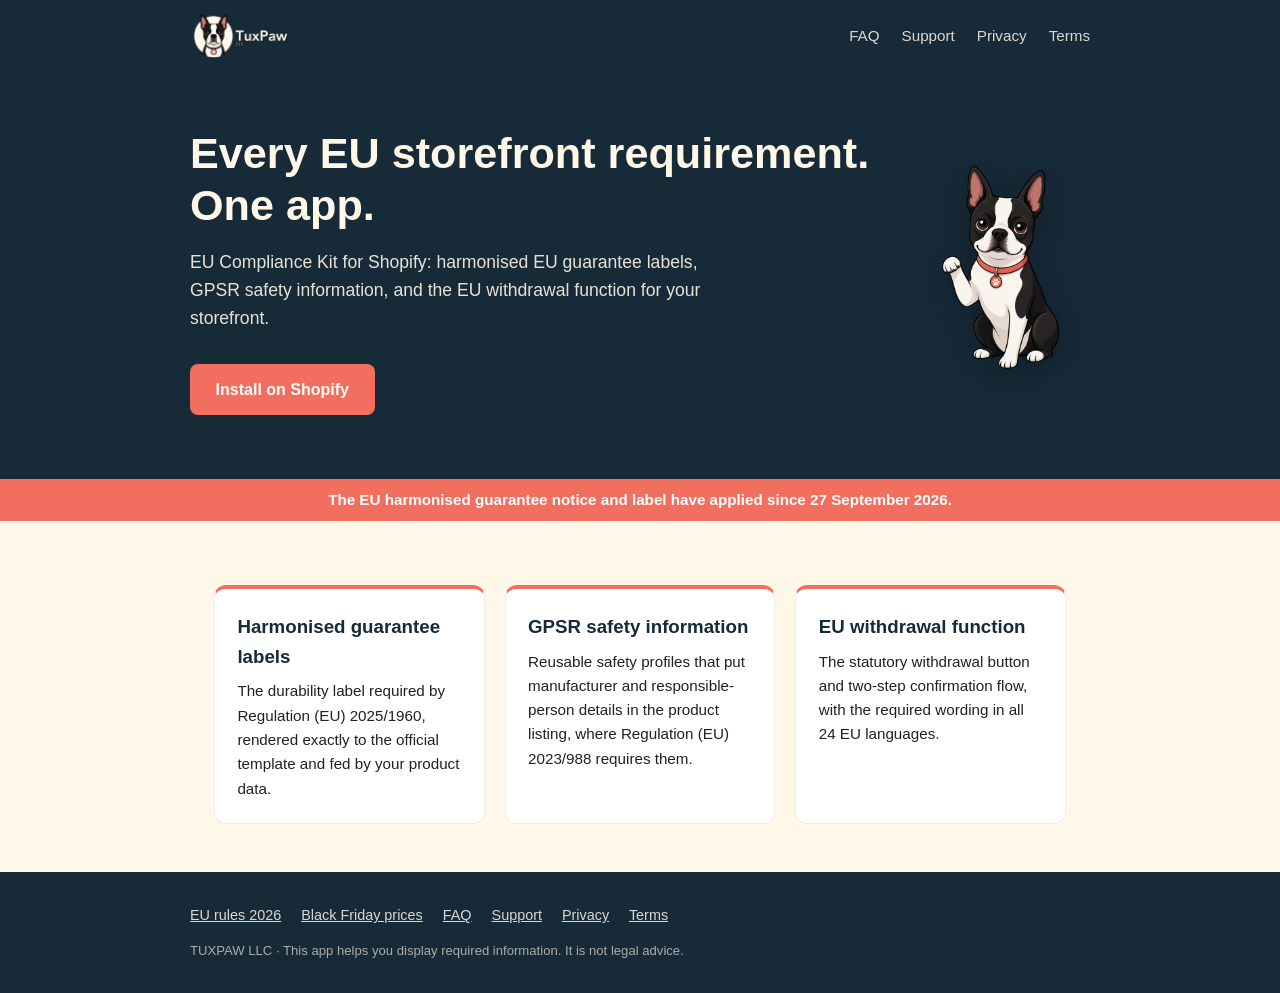
<file: index.html>
<!DOCTYPE html>
<html lang="en">
<head>
<meta charset="utf-8">
<meta name="viewport" content="width=device-width, initial-scale=1">
<title>TuxPaw Labs - EU Compliance Kit for Shopify</title>
<meta name="description" content="Harmonised EU guarantee labels, GPSR safety information, and the EU withdrawal function for your Shopify storefront. One app, every EU storefront requirement.">
<link rel="icon" href="assets/tuxpaw-favicon.ico">
<link rel="apple-touch-icon" href="assets/tuxpaw-icon-192.png">
<link rel="stylesheet" href="style.css">
<!-- BF-STRIP start: Black Friday strip, remove on 2026-12-01 (also hides itself from that date) -->
<style>
  .promo-strip { background: var(--ivory); text-align: center; padding: 0.55rem 16px; font-size: 0.95rem; line-height: 1.4; }
  .promo-strip a { color: var(--midnight); font-weight: 600; text-decoration: underline; text-underline-offset: 2px; }
</style>
<!-- BF-STRIP end -->
</head>
<body>
<header>
  <div class="nav">
    <a class="logo" href="index.html"><img src="assets/tuxpaw-primary-horizontal-dark.png" alt="TuxPaw Labs"></a>
    <nav>
      <a href="faq.html">FAQ</a>
      <a href="support.html">Support</a>
      <a href="privacy.html">Privacy</a>
      <a href="terms.html">Terms</a>
    </nav>
  </div>
</header>
<!-- BF-STRIP start -->
<div class="promo-strip" id="bf-strip"><a href="black-friday-lowest-price.html">Running a Black Friday sale for EU shoppers? Check the 30-day lowest price rule first.</a></div>
<script>if (Date.now() >= Date.parse("2026-12-01T00:00:00Z")) { var bf = document.getElementById("bf-strip"); if (bf) bf.remove(); }</script>
<!-- BF-STRIP end -->
<section class="hero">
  <div class="hero-inner">
    <div class="hero-text">
      <h1>Every EU storefront requirement. One app.</h1>
      <p>EU Compliance Kit for Shopify: harmonised EU guarantee labels, GPSR safety information, and the EU withdrawal function for your storefront.</p>
      <a class="btn" href="https://apps.shopify.com/eu-compliance-kit">Install on Shopify</a>
    </div>
    <img class="mascot" src="assets/hime-mascot.png" alt="Hime, the TuxPaw Boston Terrier mascot">
  </div>
</section>
<div class="deadline">The EU harmonised guarantee notice and label have applied since 27 September 2026.</div>
<main>
  <div class="features">
    <div class="card">
      <h3>Harmonised guarantee labels</h3>
      <p>The durability label required by Regulation (EU) 2025/1960, rendered exactly to the official template and fed by your product data.</p>
    </div>
    <div class="card">
      <h3>GPSR safety information</h3>
      <p>Reusable safety profiles that put manufacturer and responsible-person details in the product listing, where Regulation (EU) 2023/988 requires them.</p>
    </div>
    <div class="card">
      <h3>EU withdrawal function</h3>
      <p>The statutory withdrawal button and two-step confirmation flow, with the required wording in all 24 EU languages.</p>
    </div>
  </div>
</main>
<footer>
  <div class="foot">
    <a href="eu-rules-2026.html">EU rules 2026</a>
    <a href="black-friday-lowest-price.html">Black Friday prices</a>
    <a href="faq.html">FAQ</a>
    <a href="support.html">Support</a>
    <a href="privacy.html">Privacy</a>
    <a href="terms.html">Terms</a>
    <div class="legal">TUXPAW LLC · This app helps you display required information. It is not legal advice.</div>
  </div>
</footer>
</body>
</html>
</file>
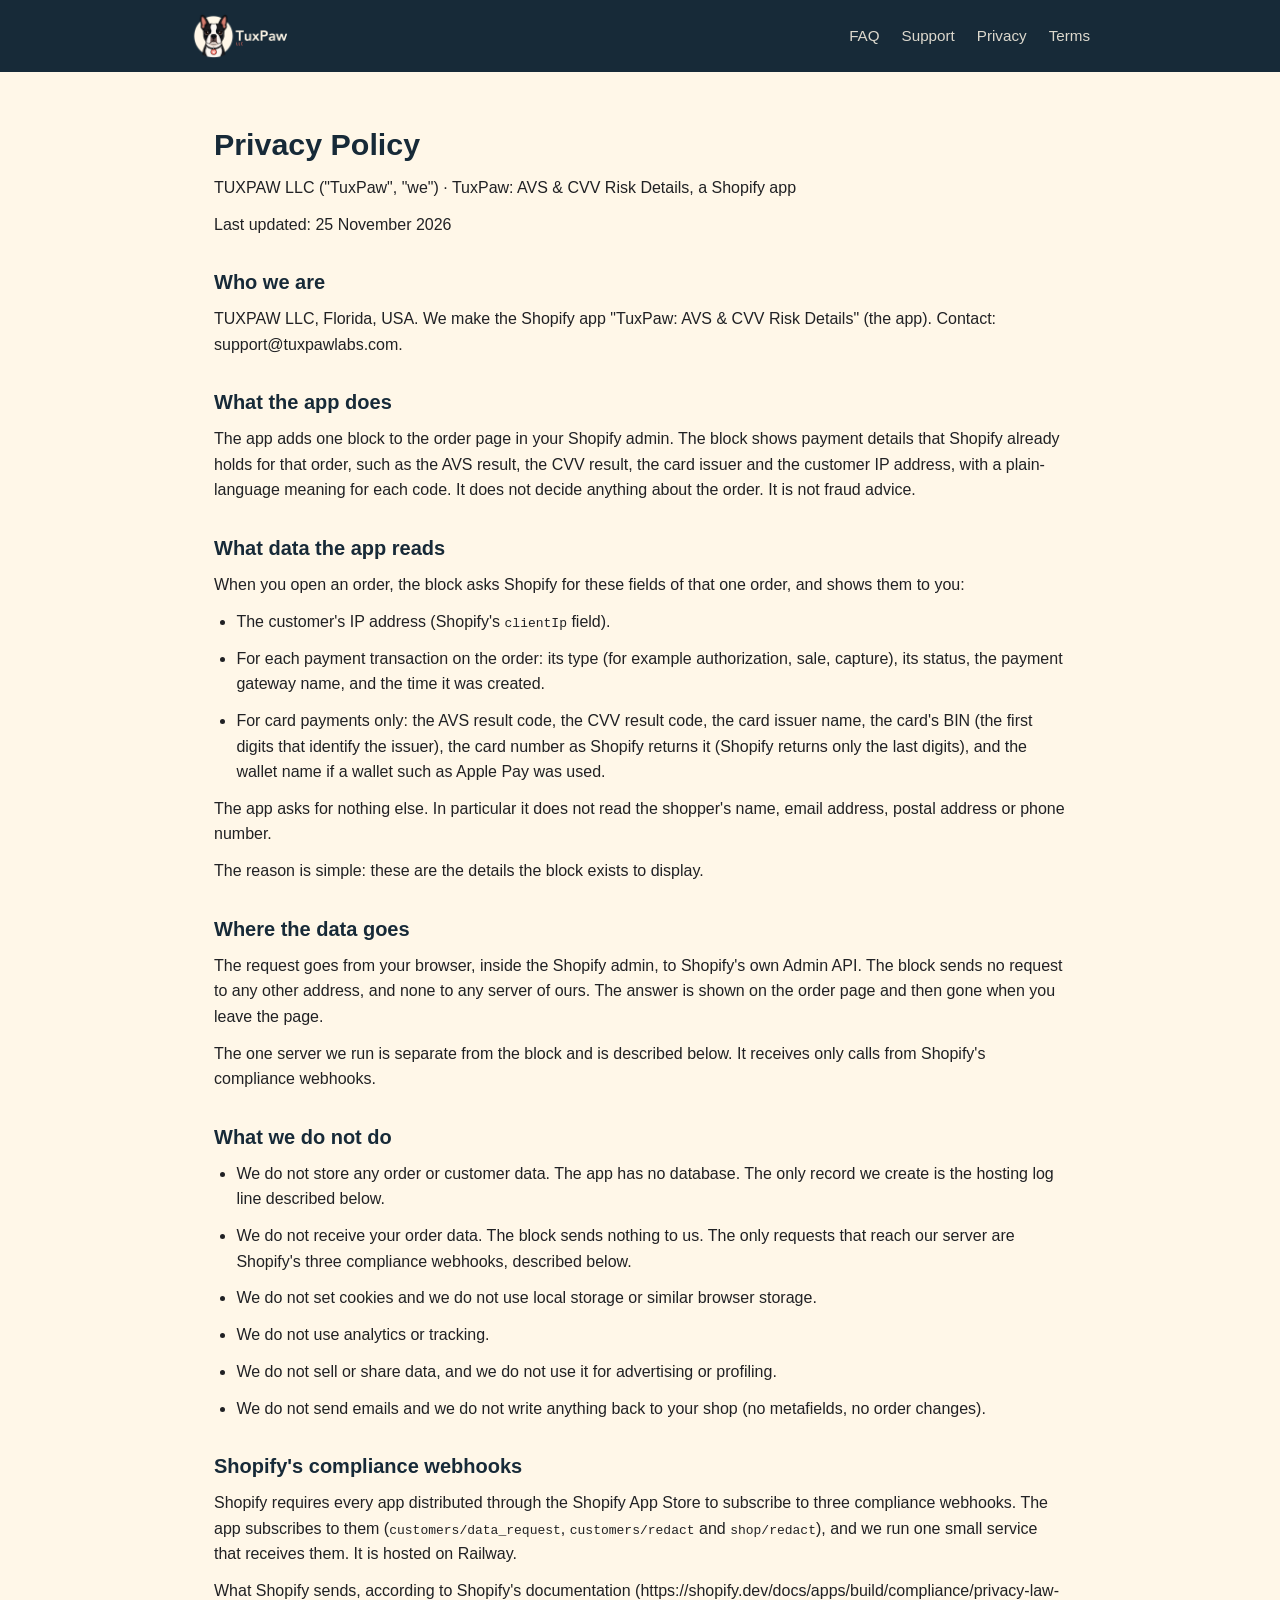
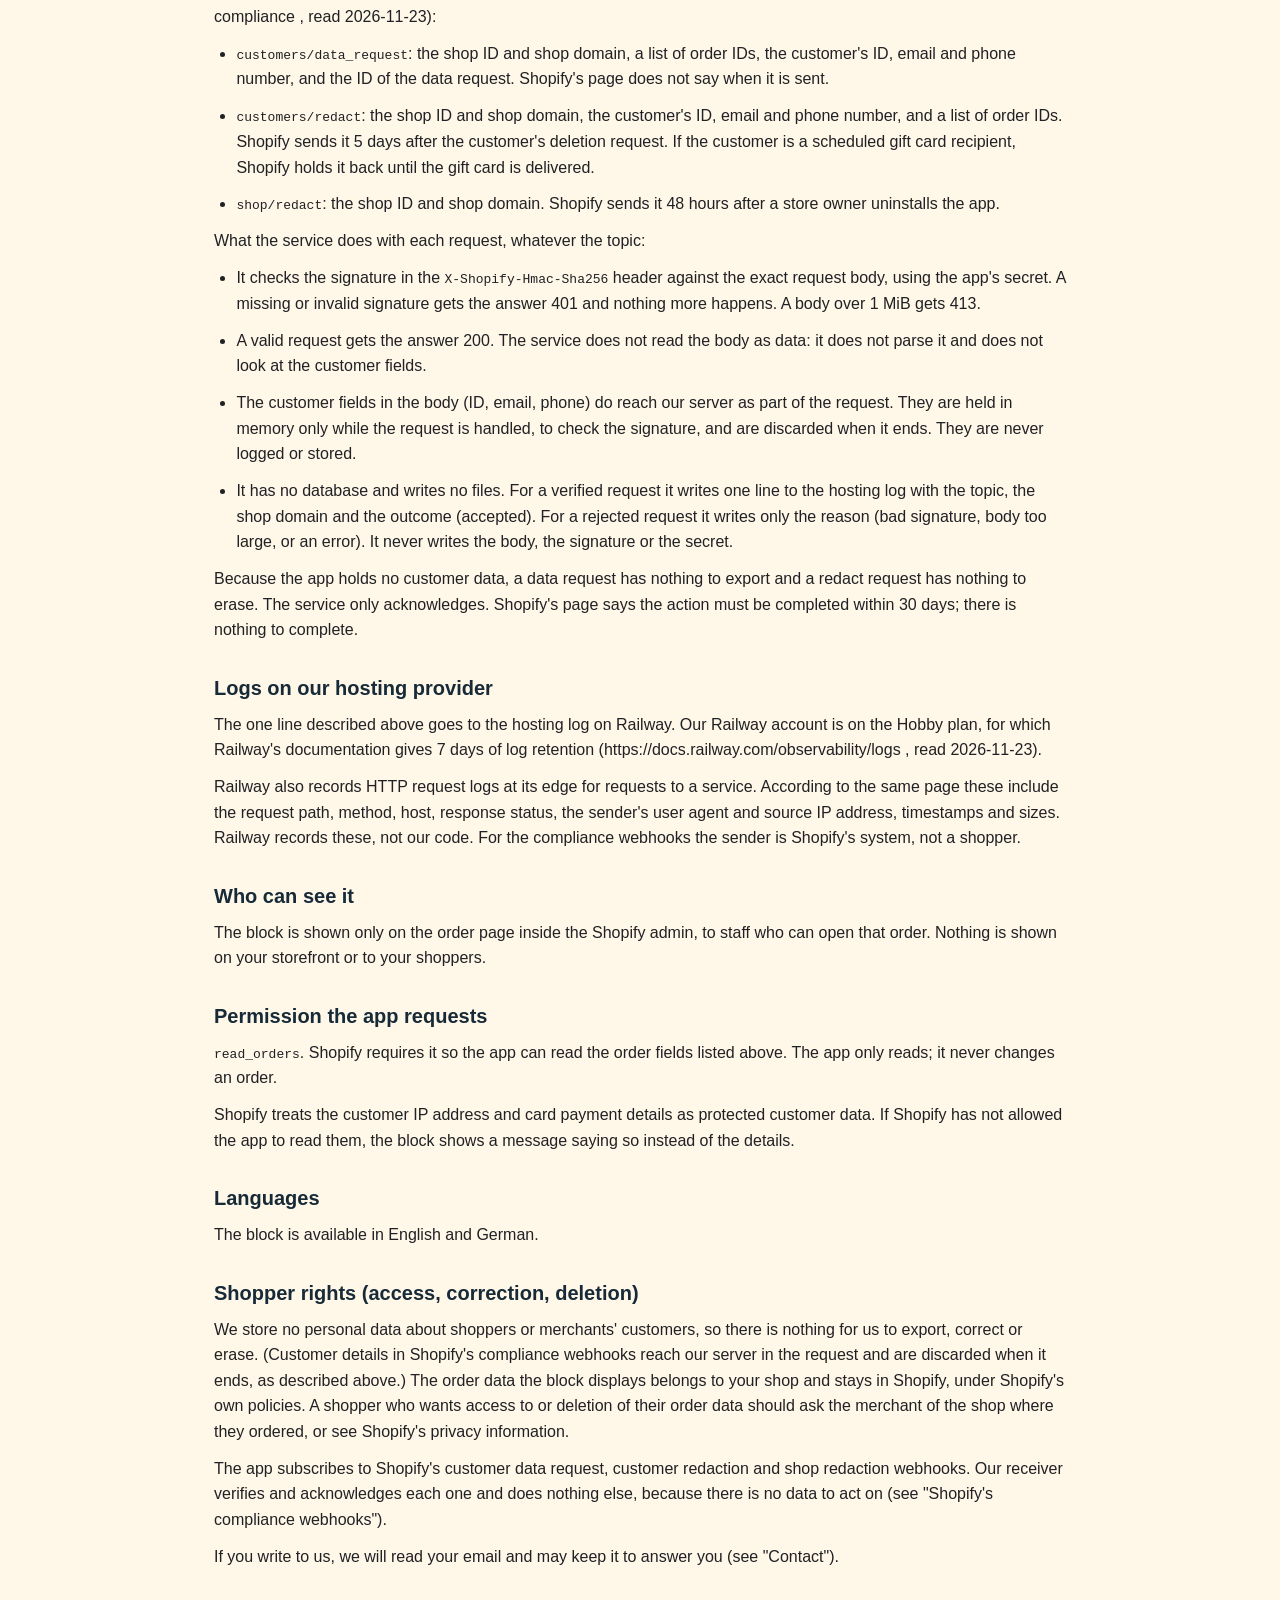
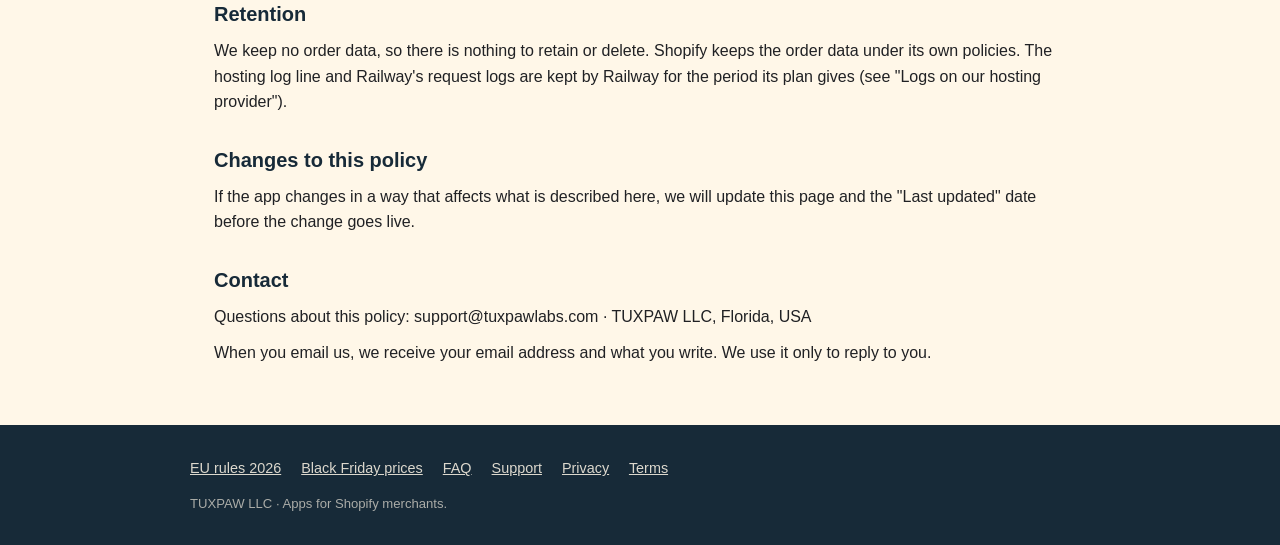
<file: avs-cvv-privacy.html>
<!DOCTYPE html>
<html lang="en">
<head>
<meta charset="utf-8">
<meta name="viewport" content="width=device-width, initial-scale=1">
<title>Privacy policy: AVS & CVV Risk Details - TuxPaw Labs</title>
<meta name="description" content="Privacy policy for the TuxPaw: AVS & CVV Risk Details Shopify app.">
<link rel="icon" href="assets/tuxpaw-favicon.ico">
<link rel="apple-touch-icon" href="assets/tuxpaw-icon-192.png">
<link rel="stylesheet" href="style.css">
</head>
<body>
<header>
  <div class="nav">
    <a class="logo" href="index.html"><img src="assets/tuxpaw-primary-horizontal-dark.png" alt="TuxPaw Labs"></a>
    <nav>
      <a href="faq.html">FAQ</a>
      <a href="support.html">Support</a>
      <a href="privacy.html">Privacy</a>
      <a href="terms.html">Terms</a>
    </nav>
  </div>
</header>
<main>
<article>
<h1>Privacy Policy</h1>
<p>TUXPAW LLC ("TuxPaw", "we") · TuxPaw: AVS &amp; CVV Risk Details, a Shopify app</p>
<p>Last updated: 25 November 2026</p>
<h2>Who we are</h2>
<p>TUXPAW LLC, Florida, USA. We make the Shopify app "TuxPaw: AVS &amp; CVV Risk Details" (the app). Contact: support@tuxpawlabs.com.</p>
<h2>What the app does</h2>
<p>The app adds one block to the order page in your Shopify admin. The block shows payment details that Shopify already holds for that order, such as the AVS result, the CVV result, the card issuer and the customer IP address, with a plain-language meaning for each code. It does not decide anything about the order. It is not fraud advice.</p>
<h2>What data the app reads</h2>
<p>When you open an order, the block asks Shopify for these fields of that one order, and shows them to you:</p>
<ul>
<li>The customer's IP address (Shopify's <code>clientIp</code> field).</li>
<li>For each payment transaction on the order: its type (for example authorization, sale, capture), its status, the payment gateway name, and the time it was created.</li>
<li>For card payments only: the AVS result code, the CVV result code, the card issuer name, the card's BIN (the first digits that identify the issuer), the card number as Shopify returns it (Shopify returns only the last digits), and the wallet name if a wallet such as Apple Pay was used.</li>
</ul>
<p>The app asks for nothing else. In particular it does not read the shopper's name, email address, postal address or phone number.</p>
<p>The reason is simple: these are the details the block exists to display.</p>
<h2>Where the data goes</h2>
<p>The request goes from your browser, inside the Shopify admin, to Shopify's own Admin API. The block sends no request to any other address, and none to any server of ours. The answer is shown on the order page and then gone when you leave the page.</p>
<p>The one server we run is separate from the block and is described below. It receives only calls from Shopify's compliance webhooks.</p>
<h2>What we do not do</h2>
<ul>
<li>We do not store any order or customer data. The app has no database. The only record we create is the hosting log line described below.</li>
<li>We do not receive your order data. The block sends nothing to us. The only requests that reach our server are Shopify's three compliance webhooks, described below.</li>
<li>We do not set cookies and we do not use local storage or similar browser storage.</li>
<li>We do not use analytics or tracking.</li>
<li>We do not sell or share data, and we do not use it for advertising or profiling.</li>
<li>We do not send emails and we do not write anything back to your shop (no metafields, no order changes).</li>
</ul>
<h2>Shopify's compliance webhooks</h2>
<p>Shopify requires every app distributed through the Shopify App Store to subscribe to three compliance webhooks. The app subscribes to them (<code>customers/data_request</code>, <code>customers/redact</code> and <code>shop/redact</code>), and we run one small service that receives them. It is hosted on Railway.</p>
<p>What Shopify sends, according to Shopify's documentation (https://shopify.dev/docs/apps/build/compliance/privacy-law-compliance , read 2026-11-23):</p>
<ul>
<li><code>customers/data_request</code>: the shop ID and shop domain, a list of order IDs, the customer's ID, email and phone number, and the ID of the data request. Shopify's page does not say when it is sent.</li>
<li><code>customers/redact</code>: the shop ID and shop domain, the customer's ID, email and phone number, and a list of order IDs. Shopify sends it 5 days after the customer's deletion request. If the customer is a scheduled gift card recipient, Shopify holds it back until the gift card is delivered.</li>
<li><code>shop/redact</code>: the shop ID and shop domain. Shopify sends it 48 hours after a store owner uninstalls the app.</li>
</ul>
<p>What the service does with each request, whatever the topic:</p>
<ul>
<li>It checks the signature in the <code>X-Shopify-Hmac-Sha256</code> header against the exact request body, using the app's secret. A missing or invalid signature gets the answer 401 and nothing more happens. A body over 1 MiB gets 413.</li>
<li>A valid request gets the answer 200. The service does not read the body as data: it does not parse it and does not look at the customer fields.</li>
<li>The customer fields in the body (ID, email, phone) do reach our server as part of the request. They are held in memory only while the request is handled, to check the signature, and are discarded when it ends. They are never logged or stored.</li>
<li>It has no database and writes no files. For a verified request it writes one line to the hosting log with the topic, the shop domain and the outcome (accepted). For a rejected request it writes only the reason (bad signature, body too large, or an error). It never writes the body, the signature or the secret.</li>
</ul>
<p>Because the app holds no customer data, a data request has nothing to export and a redact request has nothing to erase. The service only acknowledges. Shopify's page says the action must be completed within 30 days; there is nothing to complete.</p>
<h2>Logs on our hosting provider</h2>
<p>The one line described above goes to the hosting log on Railway. Our Railway account is on the Hobby plan, for which Railway's documentation gives 7 days of log retention (https://docs.railway.com/observability/logs , read 2026-11-23).</p>
<p>Railway also records HTTP request logs at its edge for requests to a service. According to the same page these include the request path, method, host, response status, the sender's user agent and source IP address, timestamps and sizes. Railway records these, not our code. For the compliance webhooks the sender is Shopify's system, not a shopper.</p>
<h2>Who can see it</h2>
<p>The block is shown only on the order page inside the Shopify admin, to staff who can open that order. Nothing is shown on your storefront or to your shoppers.</p>
<h2>Permission the app requests</h2>
<p><code>read_orders</code>. Shopify requires it so the app can read the order fields listed above. The app only reads; it never changes an order.</p>
<p>Shopify treats the customer IP address and card payment details as protected customer data. If Shopify has not allowed the app to read them, the block shows a message saying so instead of the details.</p>
<h2>Languages</h2>
<p>The block is available in English and German.</p>
<h2>Shopper rights (access, correction, deletion)</h2>
<p>We store no personal data about shoppers or merchants' customers, so there is nothing for us to export, correct or erase. (Customer details in Shopify's compliance webhooks reach our server in the request and are discarded when it ends, as described above.) The order data the block displays belongs to your shop and stays in Shopify, under Shopify's own policies. A shopper who wants access to or deletion of their order data should ask the merchant of the shop where they ordered, or see Shopify's privacy information.</p>
<p>The app subscribes to Shopify's customer data request, customer redaction and shop redaction webhooks. Our receiver verifies and acknowledges each one and does nothing else, because there is no data to act on (see "Shopify's compliance webhooks").</p>
<p>If you write to us, we will read your email and may keep it to answer you (see "Contact").</p>
<h2>Retention</h2>
<p>We keep no order data, so there is nothing to retain or delete. Shopify keeps the order data under its own policies. The hosting log line and Railway's request logs are kept by Railway for the period its plan gives (see "Logs on our hosting provider").</p>
<h2>Changes to this policy</h2>
<p>If the app changes in a way that affects what is described here, we will update this page and the "Last updated" date before the change goes live.</p>
<h2>Contact</h2>
<p>Questions about this policy: support@tuxpawlabs.com · TUXPAW LLC, Florida, USA</p>
<p>When you email us, we receive your email address and what you write. We use it only to reply to you.</p>
</article>
</main>
<footer>
  <div class="foot">
    <a href="eu-rules-2026.html">EU rules 2026</a>
    <a href="black-friday-lowest-price.html">Black Friday prices</a>
    <a href="faq.html">FAQ</a>
    <a href="support.html">Support</a>
    <a href="privacy.html">Privacy</a>
    <a href="terms.html">Terms</a>
    <div class="legal">TUXPAW LLC · Apps for Shopify merchants.</div>
  </div>
</footer>
</body>
</html>
</file>
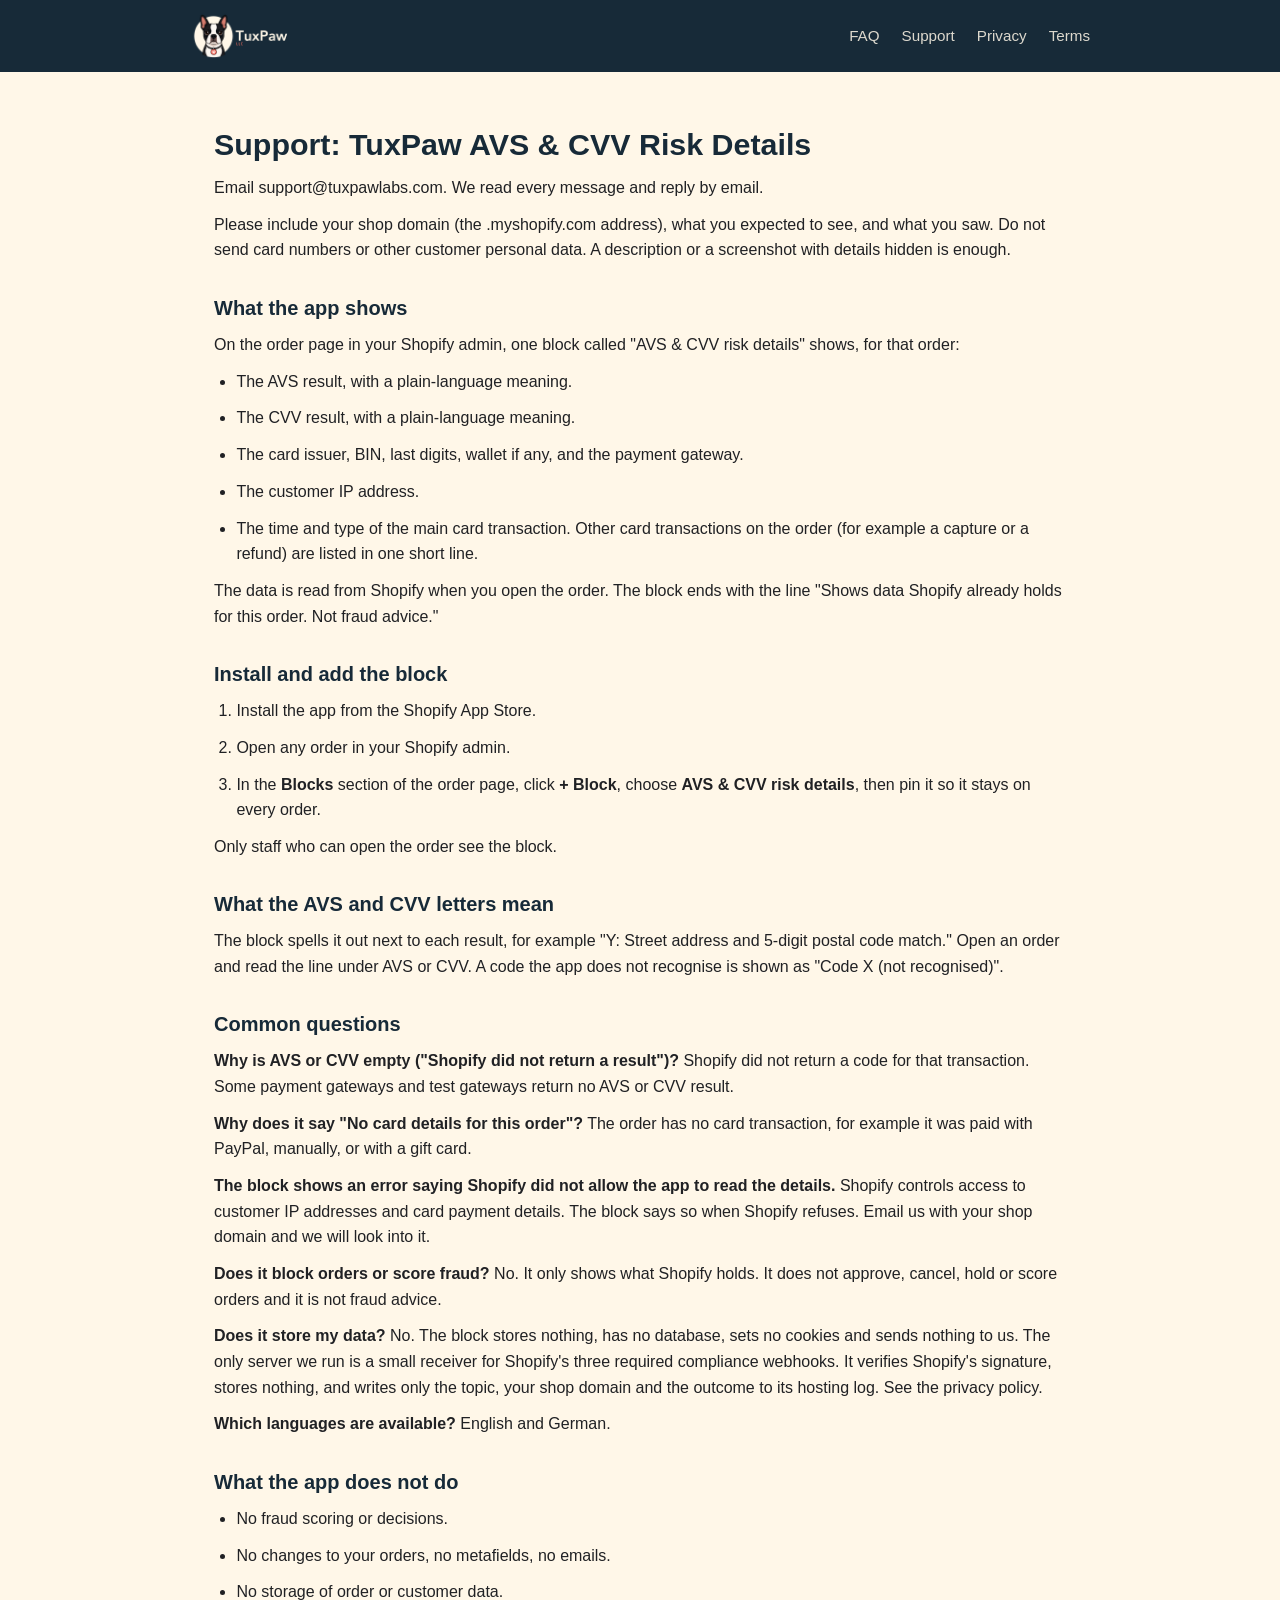
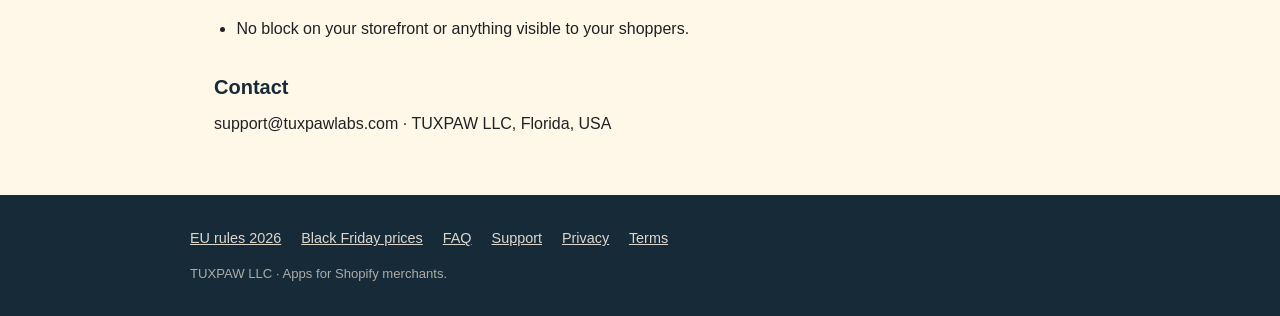
<file: avs-cvv-support.html>
<!DOCTYPE html>
<html lang="en">
<head>
<meta charset="utf-8">
<meta name="viewport" content="width=device-width, initial-scale=1">
<title>Support: AVS & CVV Risk Details - TuxPaw Labs</title>
<meta name="description" content="Support for the TuxPaw: AVS & CVV Risk Details Shopify app.">
<link rel="icon" href="assets/tuxpaw-favicon.ico">
<link rel="apple-touch-icon" href="assets/tuxpaw-icon-192.png">
<link rel="stylesheet" href="style.css">
</head>
<body>
<header>
  <div class="nav">
    <a class="logo" href="index.html"><img src="assets/tuxpaw-primary-horizontal-dark.png" alt="TuxPaw Labs"></a>
    <nav>
      <a href="faq.html">FAQ</a>
      <a href="support.html">Support</a>
      <a href="privacy.html">Privacy</a>
      <a href="terms.html">Terms</a>
    </nav>
  </div>
</header>
<main>
<article>
<h1>Support: TuxPaw AVS &amp; CVV Risk Details</h1>
<p>Email support@tuxpawlabs.com. We read every message and reply by email.</p>
<p>Please include your shop domain (the .myshopify.com address), what you expected to see, and what you saw. Do not send card numbers or other customer personal data. A description or a screenshot with details hidden is enough.</p>
<h2>What the app shows</h2>
<p>On the order page in your Shopify admin, one block called "AVS &amp; CVV risk details" shows, for that order:</p>
<ul>
<li>The AVS result, with a plain-language meaning.</li>
<li>The CVV result, with a plain-language meaning.</li>
<li>The card issuer, BIN, last digits, wallet if any, and the payment gateway.</li>
<li>The customer IP address.</li>
<li>The time and type of the main card transaction. Other card transactions on the order (for example a capture or a refund) are listed in one short line.</li>
</ul>
<p>The data is read from Shopify when you open the order. The block ends with the line "Shows data Shopify already holds for this order. Not fraud advice."</p>
<h2>Install and add the block</h2>
<ol>
<li>Install the app from the Shopify App Store.</li>
<li>Open any order in your Shopify admin.</li>
<li>In the <strong>Blocks</strong> section of the order page, click <strong>+ Block</strong>, choose <strong>AVS &amp; CVV risk details</strong>, then pin it so it stays on every order.</li>
</ol>
<p>Only staff who can open the order see the block.</p>
<h2>What the AVS and CVV letters mean</h2>
<p>The block spells it out next to each result, for example "Y: Street address and 5-digit postal code match." Open an order and read the line under AVS or CVV. A code the app does not recognise is shown as "Code X (not recognised)".</p>
<h2>Common questions</h2>
<p><strong>Why is AVS or CVV empty ("Shopify did not return a result")?</strong>
Shopify did not return a code for that transaction. Some payment gateways and test gateways return no AVS or CVV result.</p>
<p><strong>Why does it say "No card details for this order"?</strong>
The order has no card transaction, for example it was paid with PayPal, manually, or with a gift card.</p>
<p><strong>The block shows an error saying Shopify did not allow the app to read the details.</strong>
Shopify controls access to customer IP addresses and card payment details. The block says so when Shopify refuses. Email us with your shop domain and we will look into it.</p>
<p><strong>Does it block orders or score fraud?</strong>
No. It only shows what Shopify holds. It does not approve, cancel, hold or score orders and it is not fraud advice.</p>
<p><strong>Does it store my data?</strong>
No. The block stores nothing, has no database, sets no cookies and sends nothing to us. The only server we run is a small receiver for Shopify's three required compliance webhooks. It verifies Shopify's signature, stores nothing, and writes only the topic, your shop domain and the outcome to its hosting log. See the privacy policy.</p>
<p><strong>Which languages are available?</strong>
English and German.</p>
<h2>What the app does not do</h2>
<ul>
<li>No fraud scoring or decisions.</li>
<li>No changes to your orders, no metafields, no emails.</li>
<li>No storage of order or customer data.</li>
<li>No block on your storefront or anything visible to your shoppers.</li>
</ul>
<h2>Contact</h2>
<p>support@tuxpawlabs.com · TUXPAW LLC, Florida, USA</p>
</article>
</main>
<footer>
  <div class="foot">
    <a href="eu-rules-2026.html">EU rules 2026</a>
    <a href="black-friday-lowest-price.html">Black Friday prices</a>
    <a href="faq.html">FAQ</a>
    <a href="support.html">Support</a>
    <a href="privacy.html">Privacy</a>
    <a href="terms.html">Terms</a>
    <div class="legal">TUXPAW LLC · Apps for Shopify merchants.</div>
  </div>
</footer>
</body>
</html>
</file>
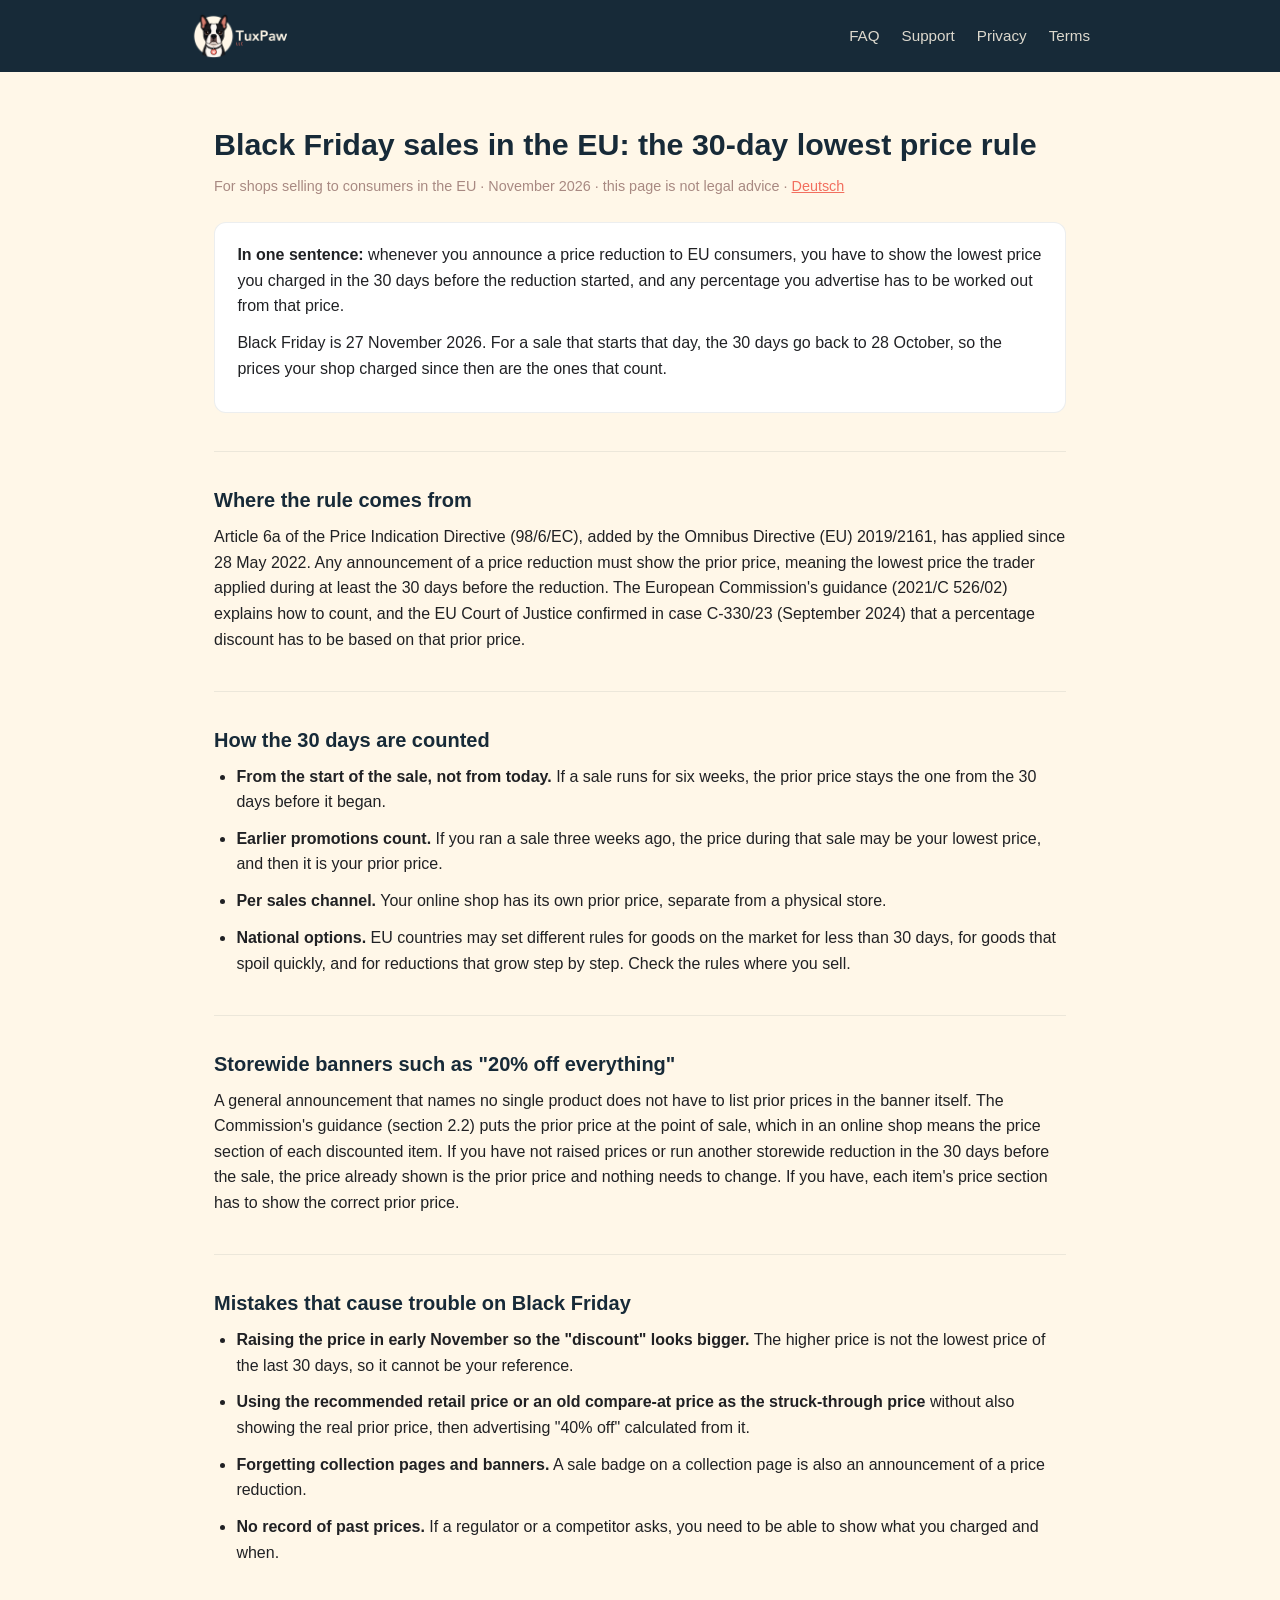
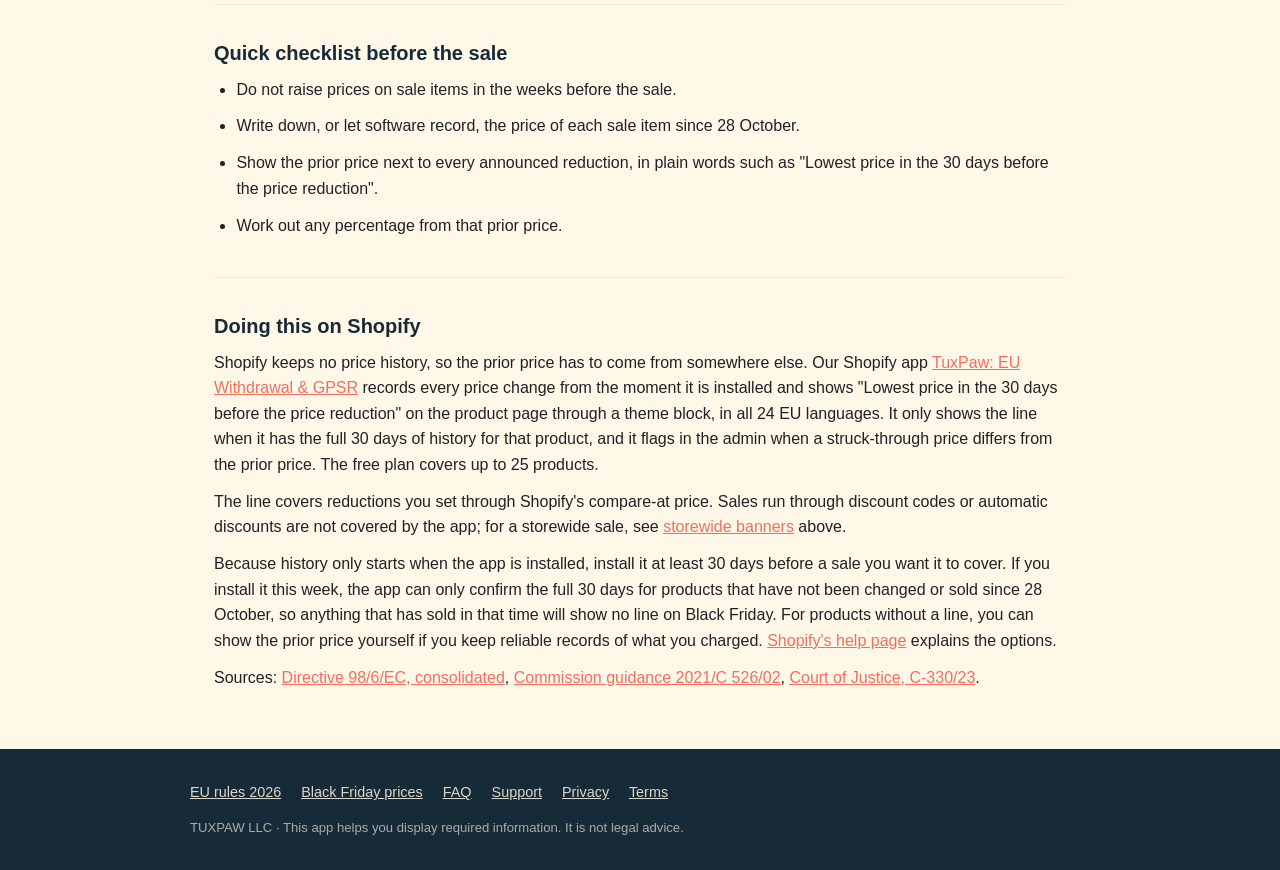
<file: black-friday-lowest-price.html>
<!DOCTYPE html>
<html lang="en">
<head>
<meta charset="utf-8">
<meta name="viewport" content="width=device-width, initial-scale=1">
<title>Black Friday sales in the EU: the 30-day lowest price rule - TuxPaw Labs</title>
<meta name="description" content="How the EU prior price rule (Omnibus, Article 6a of Directive 98/6/EC) applies to Black Friday and Cyber Monday sales: what to show, how the 30 days are counted, and the mistakes that cause trouble.">
<link rel="alternate" hreflang="en" href="https://tuxpawlabs.com/black-friday-lowest-price.html">
<link rel="alternate" hreflang="de" href="https://tuxpawlabs.com/black-friday-niedrigster-preis.html">
<link rel="icon" href="assets/tuxpaw-favicon.ico">
<link rel="apple-touch-icon" href="assets/tuxpaw-icon-192.png">
<link rel="stylesheet" href="style.css">
<style>
  article h3 { font-weight: 600; color: var(--midnight); margin: 1.1rem 0 0.35rem; font-size: 1.02rem; }
  .box { background: #fff; border: 1px solid rgba(23, 42, 56, 0.08); border-radius: 12px; padding: 1.2rem 1.4rem; margin: 1.2rem 0 1.5rem; }
  .rule { margin-top: 2.4rem; padding-top: 0.2rem; border-top: 1px solid rgba(23, 42, 56, 0.08); }
  .lang { font-size: 0.9rem; }
</style>
</head>
<body>
<header>
  <div class="nav">
    <a class="logo" href="index.html"><img src="assets/tuxpaw-primary-horizontal-dark.png" alt="TuxPaw Labs"></a>
    <nav>
      <a href="faq.html">FAQ</a>
      <a href="support.html">Support</a>
      <a href="privacy.html">Privacy</a>
      <a href="terms.html">Terms</a>
    </nav>
  </div>
</header>
<main>
<article>
<h1>Black Friday sales in the EU: the 30-day lowest price rule</h1>
<p class="meta">For shops selling to consumers in the EU &middot; November 2026 &middot; this page is not legal advice &middot; <a class="lang" href="black-friday-niedrigster-preis.html" hreflang="de">Deutsch</a></p>

<div class="box">
<p><strong>In one sentence:</strong> whenever you announce a price reduction to EU consumers, you have to show the lowest price you charged in the 30 days before the reduction started, and any percentage you advertise has to be worked out from that price.</p>
<p>Black Friday is 27 November 2026. For a sale that starts that day, the 30 days go back to 28 October, so the prices your shop charged since then are the ones that count.</p>
</div>

<section class="rule" id="rule">
<h2>Where the rule comes from</h2>
<p>Article 6a of the Price Indication Directive (98/6/EC), added by the Omnibus Directive (EU) 2019/2161, has applied since 28 May 2022. Any announcement of a price reduction must show the prior price, meaning the lowest price the trader applied during at least the 30 days before the reduction. The European Commission's guidance (2021/C 526/02) explains how to count, and the EU Court of Justice confirmed in case C-330/23 (September 2024) that a percentage discount has to be based on that prior price.</p>
</section>

<section class="rule" id="count">
<h2>How the 30 days are counted</h2>
<ul>
<li><strong>From the start of the sale, not from today.</strong> If a sale runs for six weeks, the prior price stays the one from the 30 days before it began.</li>
<li><strong>Earlier promotions count.</strong> If you ran a sale three weeks ago, the price during that sale may be your lowest price, and then it is your prior price.</li>
<li><strong>Per sales channel.</strong> Your online shop has its own prior price, separate from a physical store.</li>
<li><strong>National options.</strong> EU countries may set different rules for goods on the market for less than 30 days, for goods that spoil quickly, and for reductions that grow step by step. Check the rules where you sell.</li>
</ul>
</section>

<section class="rule" id="storewide">
<h2>Storewide banners such as "20% off everything"</h2>
<p>A general announcement that names no single product does not have to list prior prices in the banner itself. The Commission's guidance (section 2.2) puts the prior price at the point of sale, which in an online shop means the price section of each discounted item. If you have not raised prices or run another storewide reduction in the 30 days before the sale, the price already shown is the prior price and nothing needs to change. If you have, each item's price section has to show the correct prior price.</p>
</section>

<section class="rule" id="mistakes">
<h2>Mistakes that cause trouble on Black Friday</h2>
<ul>
<li><strong>Raising the price in early November so the "discount" looks bigger.</strong> The higher price is not the lowest price of the last 30 days, so it cannot be your reference.</li>
<li><strong>Using the recommended retail price or an old compare-at price as the struck-through price</strong> without also showing the real prior price, then advertising "40% off" calculated from it.</li>
<li><strong>Forgetting collection pages and banners.</strong> A sale badge on a collection page is also an announcement of a price reduction.</li>
<li><strong>No record of past prices.</strong> If a regulator or a competitor asks, you need to be able to show what you charged and when.</li>
</ul>
</section>

<section class="rule" id="checklist">
<h2>Quick checklist before the sale</h2>
<ul>
<li>Do not raise prices on sale items in the weeks before the sale.</li>
<li>Write down, or let software record, the price of each sale item since 28 October.</li>
<li>Show the prior price next to every announced reduction, in plain words such as "Lowest price in the 30 days before the price reduction".</li>
<li>Work out any percentage from that prior price.</li>
</ul>
</section>

<section class="rule" id="shopify">
<h2>Doing this on Shopify</h2>
<p>Shopify keeps no price history, so the prior price has to come from somewhere else. Our Shopify app <a href="https://apps.shopify.com/eu-compliance-kit">TuxPaw: EU Withdrawal &amp; GPSR</a> records every price change from the moment it is installed and shows "Lowest price in the 30 days before the price reduction" on the product page through a theme block, in all 24 EU languages. It only shows the line when it has the full 30 days of history for that product, and it flags in the admin when a struck-through price differs from the prior price. The free plan covers up to 25 products.</p>
<p>The line covers reductions you set through Shopify's compare-at price. Sales run through discount codes or automatic discounts are not covered by the app; for a storewide sale, see <a href="#storewide">storewide banners</a> above.</p>
<p>Because history only starts when the app is installed, install it at least 30 days before a sale you want it to cover. If you install it this week, the app can only confirm the full 30 days for products that have not been changed or sold since 28 October, so anything that has sold in that time will show no line on Black Friday. For products without a line, you can show the prior price yourself if you keep reliable records of what you charged. <a href="https://help.shopify.com/en/manual/compliance/legal/pricing-indication-directive">Shopify's help page</a> explains the options.</p>
<p>Sources: <a href="https://eur-lex.europa.eu/legal-content/EN/TXT/HTML/?uri=CELEX:01998L0006-20220528">Directive 98/6/EC, consolidated</a>, <a href="https://eur-lex.europa.eu/legal-content/EN/TXT/HTML/?uri=CELEX:52021XC1229(06)">Commission guidance 2021/C 526/02</a>, <a href="https://eur-lex.europa.eu/legal-content/EN/TXT/HTML/?uri=CELEX:62023CJ0330">Court of Justice, C-330/23</a>.</p>
</section>

</article>
</main>
<footer>
  <div class="foot">
    <a href="eu-rules-2026.html">EU rules 2026</a>
    <a href="black-friday-lowest-price.html">Black Friday prices</a>
    <a href="faq.html">FAQ</a>
    <a href="support.html">Support</a>
    <a href="privacy.html">Privacy</a>
    <a href="terms.html">Terms</a>
    <div class="legal">TUXPAW LLC &middot; This app helps you display required information. It is not legal advice.</div>
  </div>
</footer>
</body>
</html>
</file>
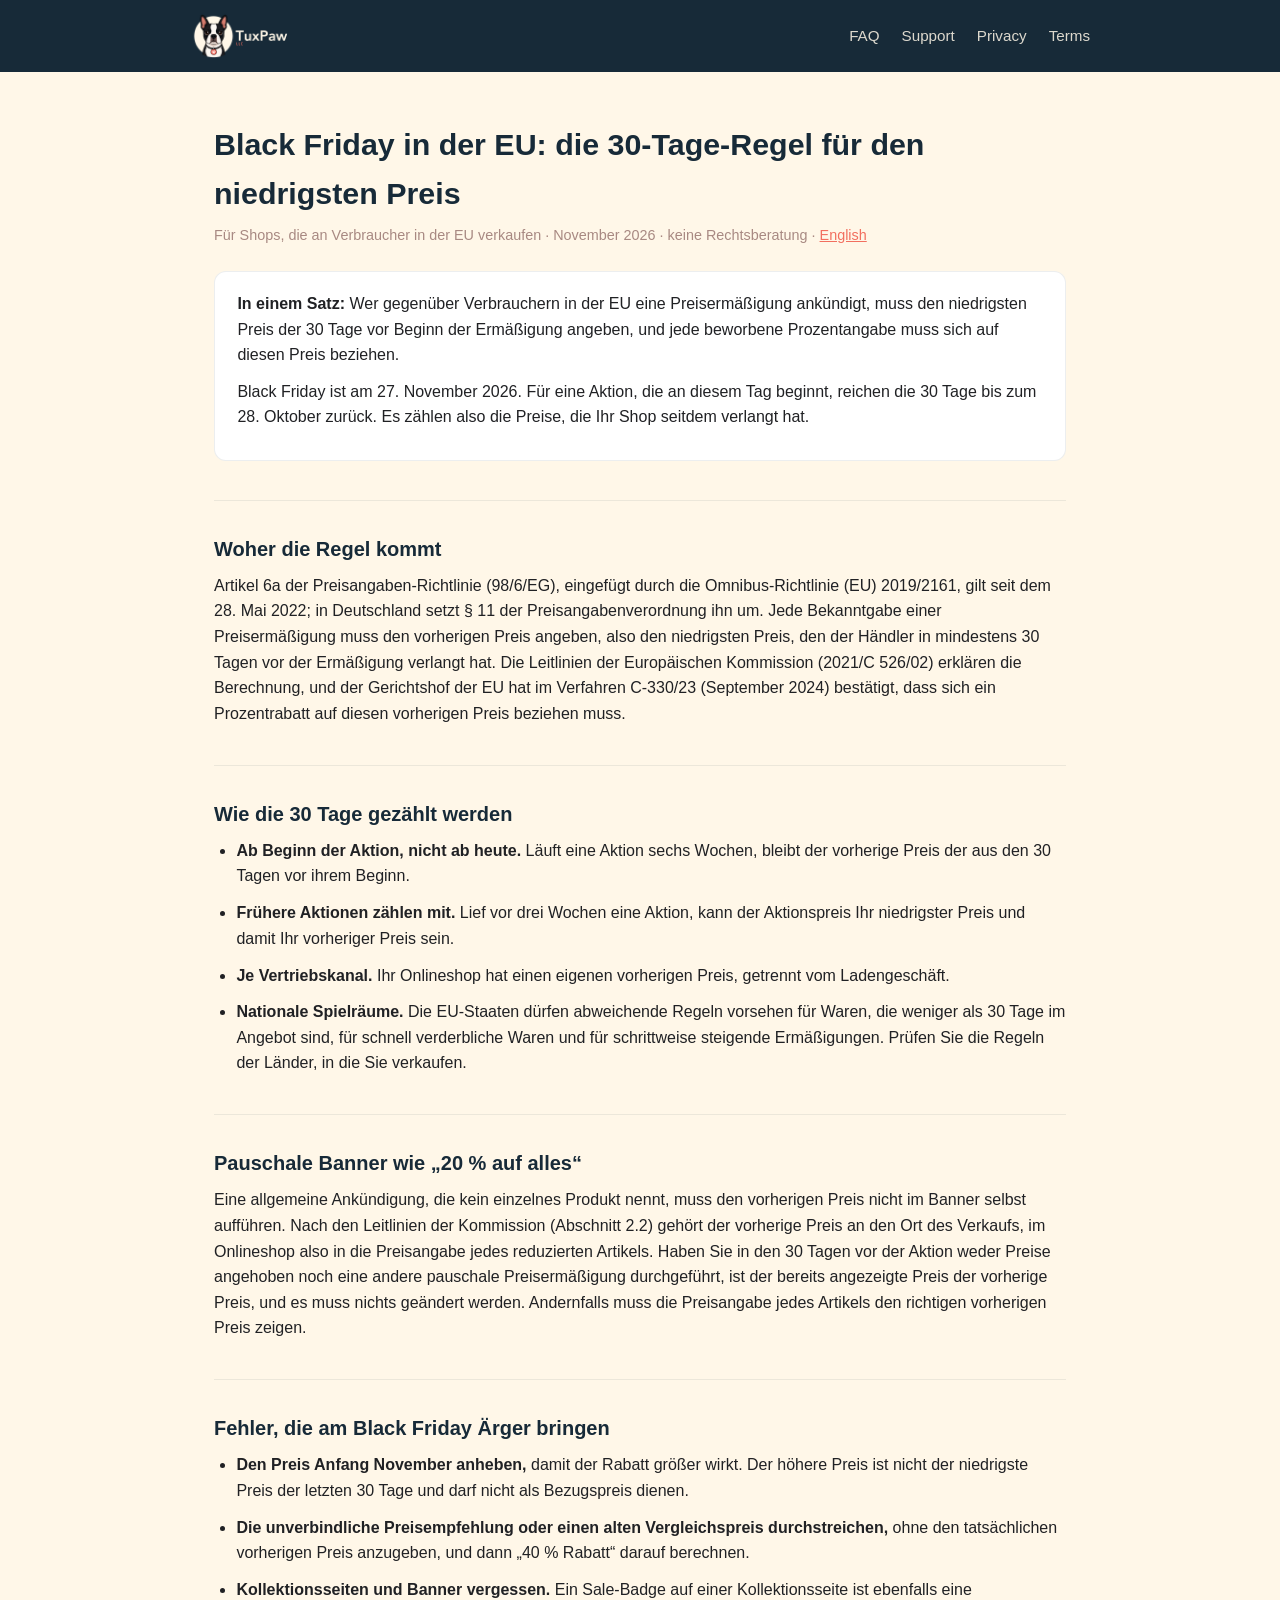
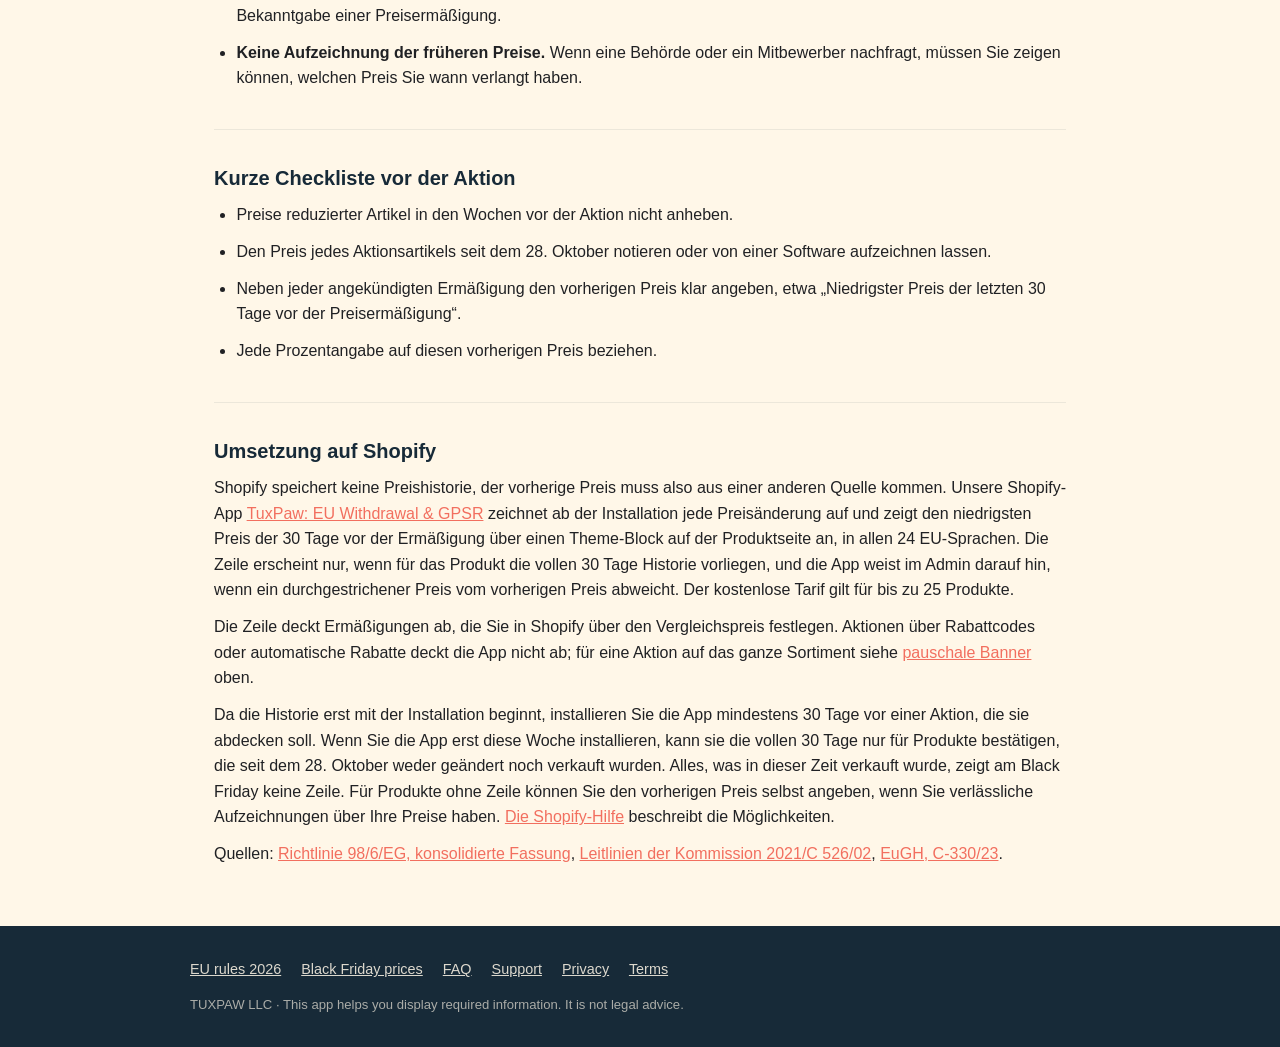
<file: black-friday-niedrigster-preis.html>
<!DOCTYPE html>
<html lang="de">
<head>
<meta charset="utf-8">
<meta name="viewport" content="width=device-width, initial-scale=1">
<title>Black Friday in der EU: die 30-Tage-Regel für den niedrigsten Preis - TuxPaw Labs</title>
<meta name="description" content="Wie die EU-Regel zum vorherigen Preis (Omnibus, Artikel 6a der Richtlinie 98/6/EG) für Black-Friday- und Cyber-Monday-Aktionen gilt: was angezeigt werden muss, wie die 30 Tage gezählt werden und welche Fehler Ärger bringen.">
<link rel="alternate" hreflang="en" href="https://tuxpawlabs.com/black-friday-lowest-price.html">
<link rel="alternate" hreflang="de" href="https://tuxpawlabs.com/black-friday-niedrigster-preis.html">
<link rel="icon" href="assets/tuxpaw-favicon.ico">
<link rel="apple-touch-icon" href="assets/tuxpaw-icon-192.png">
<link rel="stylesheet" href="style.css">
<style>
  article h3 { font-weight: 600; color: var(--midnight); margin: 1.1rem 0 0.35rem; font-size: 1.02rem; }
  .box { background: #fff; border: 1px solid rgba(23, 42, 56, 0.08); border-radius: 12px; padding: 1.2rem 1.4rem; margin: 1.2rem 0 1.5rem; }
  .rule { margin-top: 2.4rem; padding-top: 0.2rem; border-top: 1px solid rgba(23, 42, 56, 0.08); }
  .lang { font-size: 0.9rem; }
</style>
</head>
<body>
<header>
  <div class="nav">
    <a class="logo" href="index.html"><img src="assets/tuxpaw-primary-horizontal-dark.png" alt="TuxPaw Labs"></a>
    <nav>
      <a href="faq.html">FAQ</a>
      <a href="support.html">Support</a>
      <a href="privacy.html">Privacy</a>
      <a href="terms.html">Terms</a>
    </nav>
  </div>
</header>
<main>
<article>
<h1>Black Friday in der EU: die 30-Tage-Regel für den niedrigsten Preis</h1>
<p class="meta">Für Shops, die an Verbraucher in der EU verkaufen &middot; November 2026 &middot; keine Rechtsberatung &middot; <a class="lang" href="black-friday-lowest-price.html" hreflang="en">English</a></p>

<div class="box">
<p><strong>In einem Satz:</strong> Wer gegenüber Verbrauchern in der EU eine Preisermäßigung ankündigt, muss den niedrigsten Preis der 30 Tage vor Beginn der Ermäßigung angeben, und jede beworbene Prozentangabe muss sich auf diesen Preis beziehen.</p>
<p>Black Friday ist am 27. November 2026. Für eine Aktion, die an diesem Tag beginnt, reichen die 30 Tage bis zum 28. Oktober zurück. Es zählen also die Preise, die Ihr Shop seitdem verlangt hat.</p>
</div>

<section class="rule" id="regel">
<h2>Woher die Regel kommt</h2>
<p>Artikel 6a der Preisangaben-Richtlinie (98/6/EG), eingefügt durch die Omnibus-Richtlinie (EU) 2019/2161, gilt seit dem 28. Mai 2022; in Deutschland setzt § 11 der Preisangabenverordnung ihn um. Jede Bekanntgabe einer Preisermäßigung muss den vorherigen Preis angeben, also den niedrigsten Preis, den der Händler in mindestens 30 Tagen vor der Ermäßigung verlangt hat. Die Leitlinien der Europäischen Kommission (2021/C 526/02) erklären die Berechnung, und der Gerichtshof der EU hat im Verfahren C-330/23 (September 2024) bestätigt, dass sich ein Prozentrabatt auf diesen vorherigen Preis beziehen muss.</p>
</section>

<section class="rule" id="zaehlung">
<h2>Wie die 30 Tage gezählt werden</h2>
<ul>
<li><strong>Ab Beginn der Aktion, nicht ab heute.</strong> Läuft eine Aktion sechs Wochen, bleibt der vorherige Preis der aus den 30 Tagen vor ihrem Beginn.</li>
<li><strong>Frühere Aktionen zählen mit.</strong> Lief vor drei Wochen eine Aktion, kann der Aktionspreis Ihr niedrigster Preis und damit Ihr vorheriger Preis sein.</li>
<li><strong>Je Vertriebskanal.</strong> Ihr Onlineshop hat einen eigenen vorherigen Preis, getrennt vom Ladengeschäft.</li>
<li><strong>Nationale Spielräume.</strong> Die EU-Staaten dürfen abweichende Regeln vorsehen für Waren, die weniger als 30 Tage im Angebot sind, für schnell verderbliche Waren und für schrittweise steigende Ermäßigungen. Prüfen Sie die Regeln der Länder, in die Sie verkaufen.</li>
</ul>
</section>

<section class="rule" id="pauschal">
<h2>Pauschale Banner wie „20 % auf alles“</h2>
<p>Eine allgemeine Ankündigung, die kein einzelnes Produkt nennt, muss den vorherigen Preis nicht im Banner selbst aufführen. Nach den Leitlinien der Kommission (Abschnitt 2.2) gehört der vorherige Preis an den Ort des Verkaufs, im Onlineshop also in die Preisangabe jedes reduzierten Artikels. Haben Sie in den 30 Tagen vor der Aktion weder Preise angehoben noch eine andere pauschale Preisermäßigung durchgeführt, ist der bereits angezeigte Preis der vorherige Preis, und es muss nichts geändert werden. Andernfalls muss die Preisangabe jedes Artikels den richtigen vorherigen Preis zeigen.</p>
</section>

<section class="rule" id="fehler">
<h2>Fehler, die am Black Friday Ärger bringen</h2>
<ul>
<li><strong>Den Preis Anfang November anheben,</strong> damit der Rabatt größer wirkt. Der höhere Preis ist nicht der niedrigste Preis der letzten 30 Tage und darf nicht als Bezugspreis dienen.</li>
<li><strong>Die unverbindliche Preisempfehlung oder einen alten Vergleichspreis durchstreichen,</strong> ohne den tatsächlichen vorherigen Preis anzugeben, und dann „40 % Rabatt“ darauf berechnen.</li>
<li><strong>Kollektionsseiten und Banner vergessen.</strong> Ein Sale-Badge auf einer Kollektionsseite ist ebenfalls eine Bekanntgabe einer Preisermäßigung.</li>
<li><strong>Keine Aufzeichnung der früheren Preise.</strong> Wenn eine Behörde oder ein Mitbewerber nachfragt, müssen Sie zeigen können, welchen Preis Sie wann verlangt haben.</li>
</ul>
</section>

<section class="rule" id="checkliste">
<h2>Kurze Checkliste vor der Aktion</h2>
<ul>
<li>Preise reduzierter Artikel in den Wochen vor der Aktion nicht anheben.</li>
<li>Den Preis jedes Aktionsartikels seit dem 28. Oktober notieren oder von einer Software aufzeichnen lassen.</li>
<li>Neben jeder angekündigten Ermäßigung den vorherigen Preis klar angeben, etwa „Niedrigster Preis der letzten 30 Tage vor der Preisermäßigung“.</li>
<li>Jede Prozentangabe auf diesen vorherigen Preis beziehen.</li>
</ul>
</section>

<section class="rule" id="shopify">
<h2>Umsetzung auf Shopify</h2>
<p>Shopify speichert keine Preishistorie, der vorherige Preis muss also aus einer anderen Quelle kommen. Unsere Shopify-App <a href="https://apps.shopify.com/eu-compliance-kit?locale=de">TuxPaw: EU Withdrawal &amp; GPSR</a> zeichnet ab der Installation jede Preisänderung auf und zeigt den niedrigsten Preis der 30 Tage vor der Ermäßigung über einen Theme-Block auf der Produktseite an, in allen 24 EU-Sprachen. Die Zeile erscheint nur, wenn für das Produkt die vollen 30 Tage Historie vorliegen, und die App weist im Admin darauf hin, wenn ein durchgestrichener Preis vom vorherigen Preis abweicht. Der kostenlose Tarif gilt für bis zu 25 Produkte.</p>
<p>Die Zeile deckt Ermäßigungen ab, die Sie in Shopify über den Vergleichspreis festlegen. Aktionen über Rabattcodes oder automatische Rabatte deckt die App nicht ab; für eine Aktion auf das ganze Sortiment siehe <a href="#pauschal">pauschale Banner</a> oben.</p>
<p>Da die Historie erst mit der Installation beginnt, installieren Sie die App mindestens 30 Tage vor einer Aktion, die sie abdecken soll. Wenn Sie die App erst diese Woche installieren, kann sie die vollen 30 Tage nur für Produkte bestätigen, die seit dem 28. Oktober weder geändert noch verkauft wurden. Alles, was in dieser Zeit verkauft wurde, zeigt am Black Friday keine Zeile. Für Produkte ohne Zeile können Sie den vorherigen Preis selbst angeben, wenn Sie verlässliche Aufzeichnungen über Ihre Preise haben. <a href="https://help.shopify.com/de/manual/compliance/legal/pricing-indication-directive">Die Shopify-Hilfe</a> beschreibt die Möglichkeiten.</p>
<p>Quellen: <a href="https://eur-lex.europa.eu/legal-content/DE/TXT/HTML/?uri=CELEX:01998L0006-20220528">Richtlinie 98/6/EG, konsolidierte Fassung</a>, <a href="https://eur-lex.europa.eu/legal-content/DE/TXT/HTML/?uri=CELEX:52021XC1229(06)">Leitlinien der Kommission 2021/C 526/02</a>, <a href="https://eur-lex.europa.eu/legal-content/DE/TXT/HTML/?uri=CELEX:62023CJ0330">EuGH, C-330/23</a>.</p>
</section>

</article>
</main>
<footer>
  <div class="foot">
    <a href="eu-rules-2026.html">EU rules 2026</a>
    <a href="black-friday-lowest-price.html">Black Friday prices</a>
    <a href="faq.html">FAQ</a>
    <a href="support.html">Support</a>
    <a href="privacy.html">Privacy</a>
    <a href="terms.html">Terms</a>
    <div class="legal">TUXPAW LLC &middot; This app helps you display required information. It is not legal advice.</div>
  </div>
</footer>
</body>
</html>
</file>
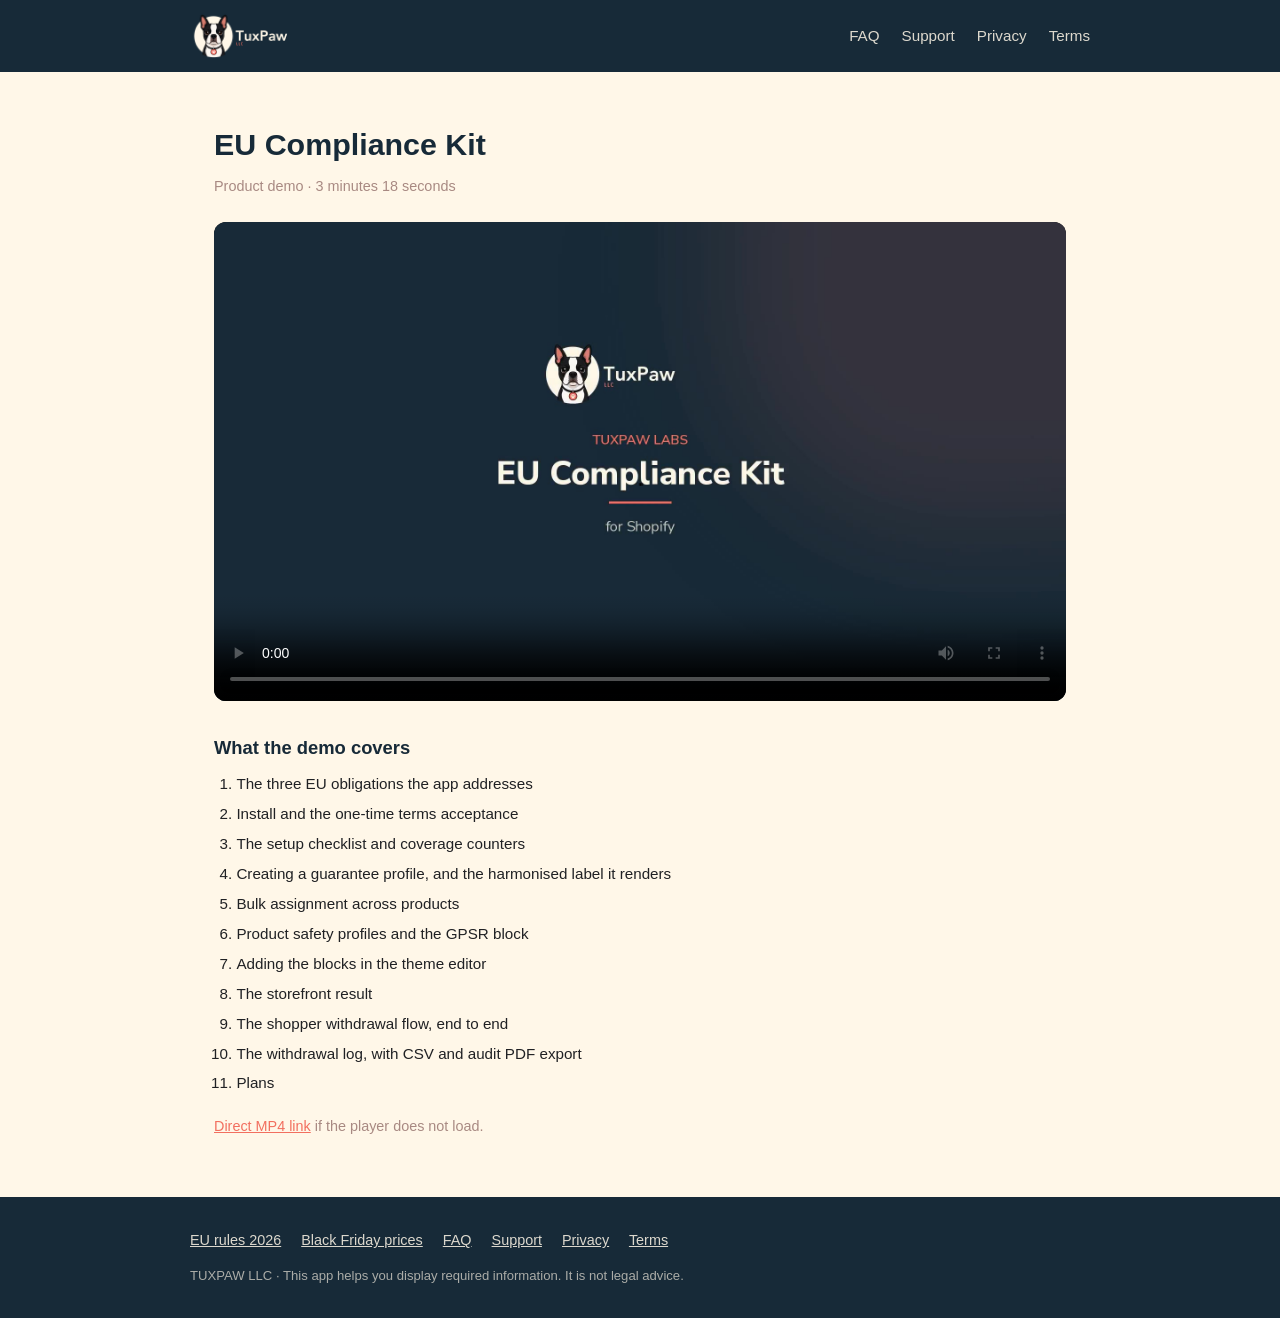
<file: demo.html>
<!DOCTYPE html>
<html lang="en">
<head>
<meta charset="utf-8">
<meta name="viewport" content="width=device-width, initial-scale=1">
<meta name="robots" content="noindex, nofollow">
<title>EU Compliance Kit - Demo - TuxPaw Labs</title>
<meta name="description" content="Product demo for the EU Compliance Kit Shopify app.">
<link rel="icon" href="assets/tuxpaw-favicon.ico">
<link rel="apple-touch-icon" href="assets/tuxpaw-icon-192.png">
<link rel="stylesheet" href="style.css">
<style>
  .player { max-width: 1100px; margin: 0 auto; }
  .player video { width: 100%; height: auto; display: block; border-radius: 12px; background: #000; }
  .chapters { margin-top: 2rem; }
  .chapters h2 { font-weight: 600; color: var(--midnight); margin-bottom: 0.6rem; font-size: 1.15rem; }
  .chapters ol { padding-left: 1.4rem; }
  .chapters li { margin-bottom: 0.35rem; font-size: 0.95rem; }
  .fallback { margin-top: 1.2rem; font-size: 0.9rem; color: var(--taupe); }
</style>
</head>
<body>
<header>
  <div class="nav">
    <a class="logo" href="index.html"><img src="assets/tuxpaw-primary-horizontal-dark.png" alt="TuxPaw Labs"></a>
    <nav>
      <a href="faq.html">FAQ</a>
      <a href="support.html">Support</a>
      <a href="privacy.html">Privacy</a>
      <a href="terms.html">Terms</a>
    </nav>
  </div>
</header>
<main>
<article class="player">
<h1>EU Compliance Kit</h1>
<p class="meta">Product demo &middot; 3 minutes 18 seconds</p>
<video controls preload="metadata" playsinline poster="assets/demo-poster.jpg">
  <source src="assets/eu-compliance-kit-demo.mp4" type="video/mp4">
  Your browser cannot play this video.
  <a href="assets/eu-compliance-kit-demo.mp4">Download the MP4</a> instead.
</video>
<div class="chapters">
<h2>What the demo covers</h2>
<ol>
  <li>The three EU obligations the app addresses</li>
  <li>Install and the one-time terms acceptance</li>
  <li>The setup checklist and coverage counters</li>
  <li>Creating a guarantee profile, and the harmonised label it renders</li>
  <li>Bulk assignment across products</li>
  <li>Product safety profiles and the GPSR block</li>
  <li>Adding the blocks in the theme editor</li>
  <li>The storefront result</li>
  <li>The shopper withdrawal flow, end to end</li>
  <li>The withdrawal log, with CSV and audit PDF export</li>
  <li>Plans</li>
</ol>
<p class="fallback"><a href="assets/eu-compliance-kit-demo.mp4">Direct MP4 link</a> if the player does not load.</p>
</div>
</article>
</main>
<footer>
  <div class="foot">
    <a href="eu-rules-2026.html">EU rules 2026</a>
    <a href="black-friday-lowest-price.html">Black Friday prices</a>
    <a href="faq.html">FAQ</a>
    <a href="support.html">Support</a>
    <a href="privacy.html">Privacy</a>
    <a href="terms.html">Terms</a>
    <div class="legal">TUXPAW LLC &middot; This app helps you display required information. It is not legal advice.</div>
  </div>
</footer>
</body>
</html>
</file>
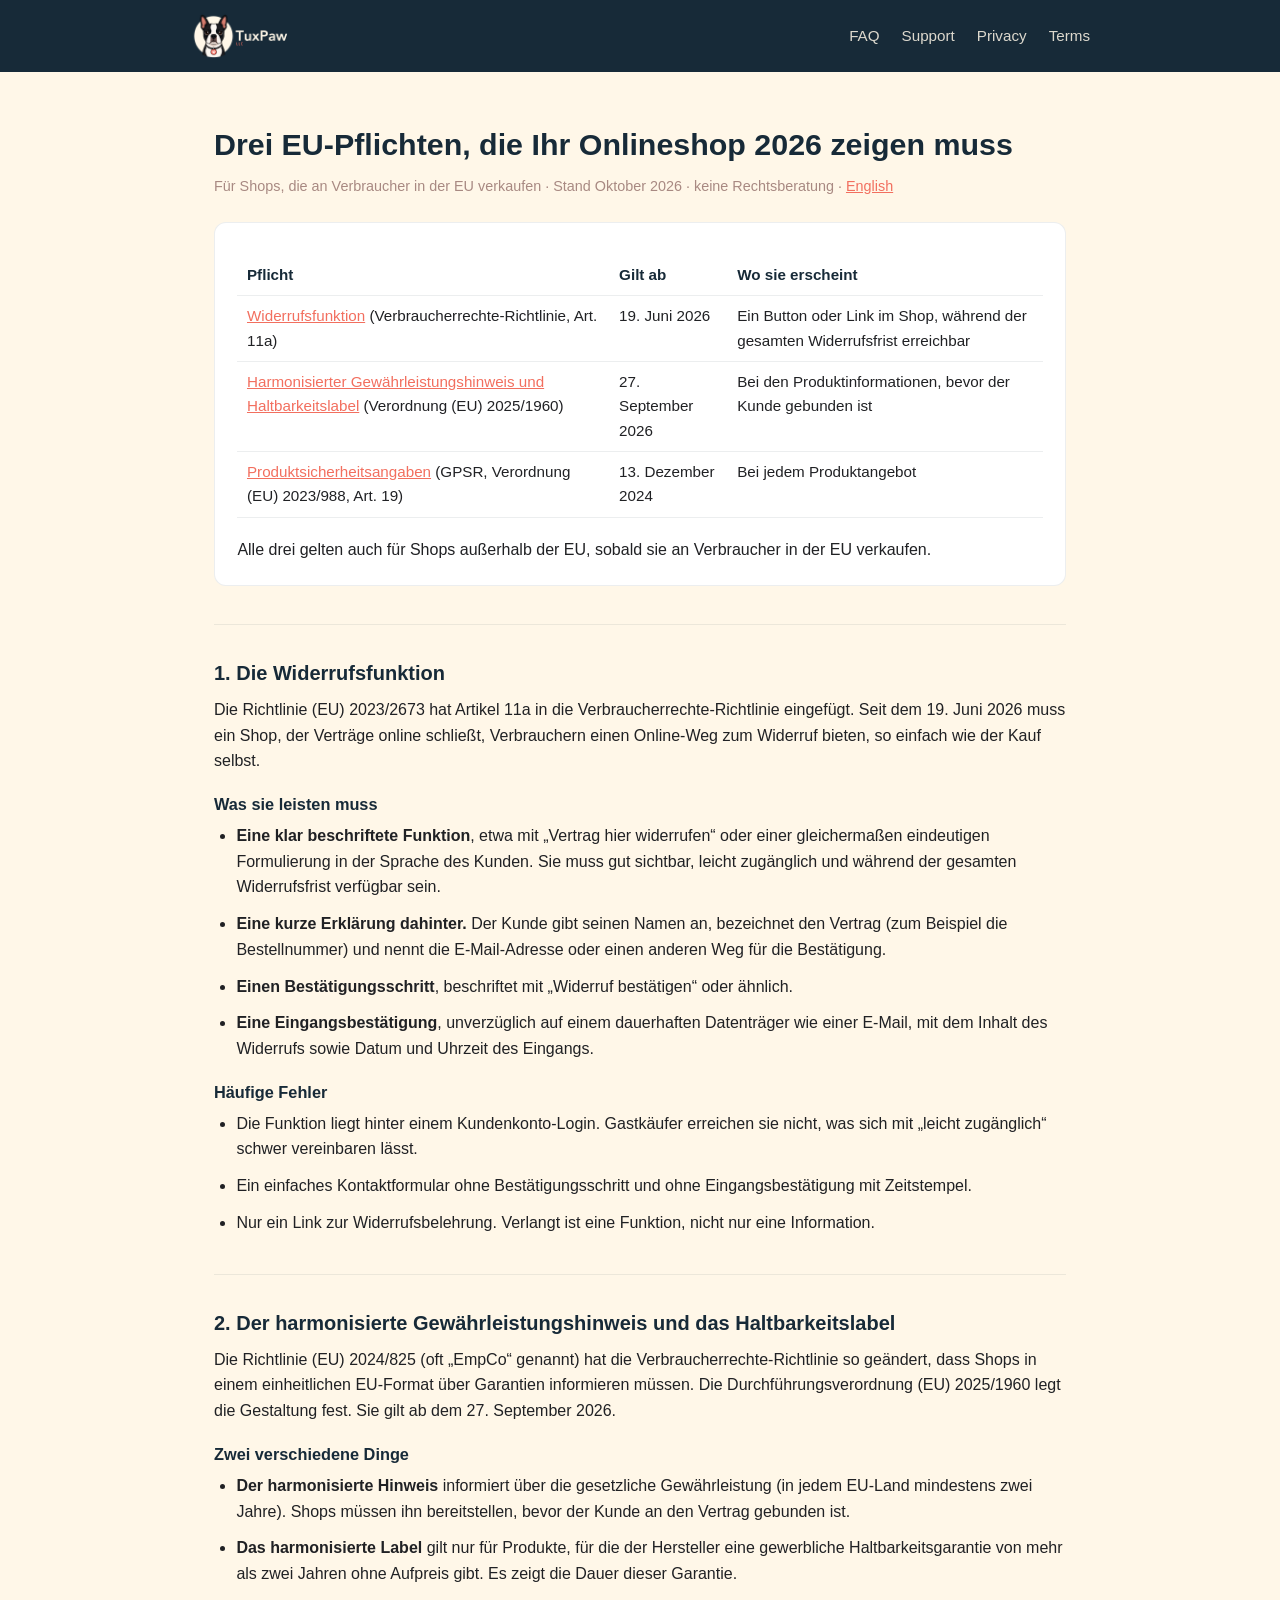
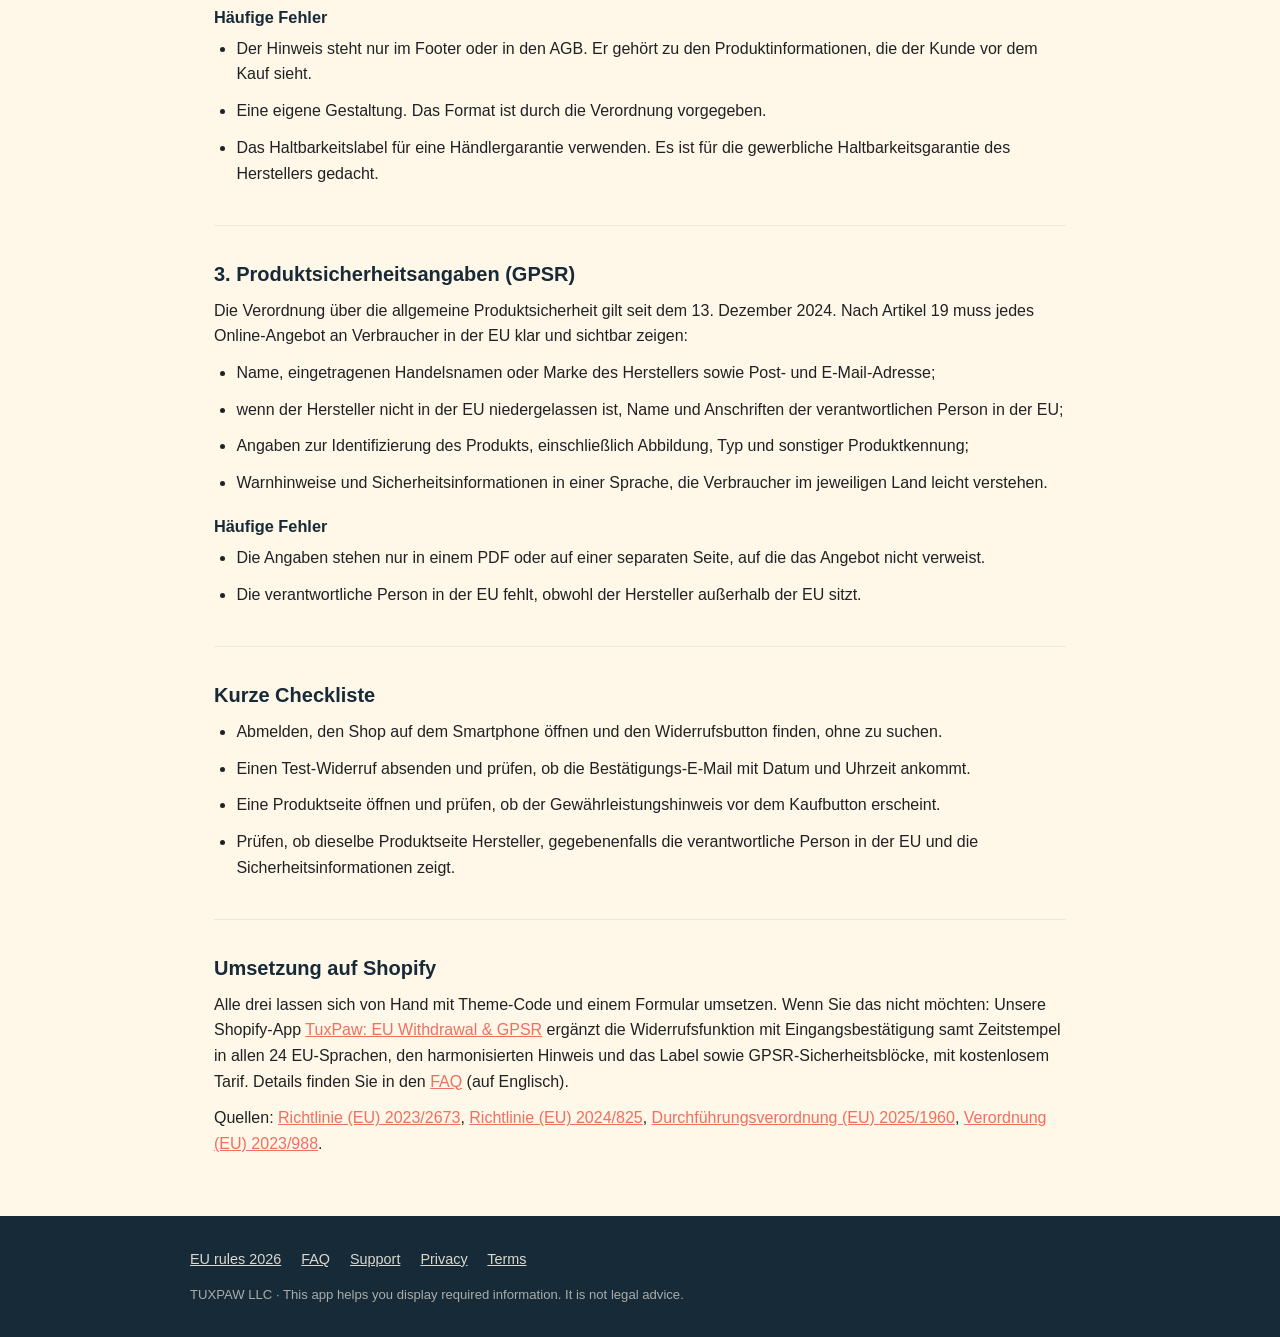
<file: eu-pflichten-2026.html>
<!DOCTYPE html>
<html lang="de">
<head>
<meta charset="utf-8">
<meta name="viewport" content="width=device-width, initial-scale=1">
<title>EU-Pflichten für Onlineshops 2026: Widerrufsbutton, Gewährleistungshinweis, GPSR - TuxPaw Labs</title>
<meta name="description" content="Was ein Onlineshop für Verbraucher in der EU 2026 zeigen muss: die Widerrufsfunktion (ab 19. Juni 2026), den harmonisierten Hinweis zur gesetzlichen Gewährleistung und das Haltbarkeitslabel (ab 27. September 2026) sowie die Produktsicherheitsangaben nach GPSR.">
<link rel="alternate" hreflang="en" href="https://tuxpawlabs.com/eu-rules-2026.html">
<link rel="alternate" hreflang="de" href="https://tuxpawlabs.com/eu-pflichten-2026.html">
<link rel="icon" href="assets/tuxpaw-favicon.ico">
<link rel="apple-touch-icon" href="assets/tuxpaw-icon-192.png">
<link rel="stylesheet" href="style.css">
<style>
  article h3 { font-weight: 600; color: var(--midnight); margin: 1.1rem 0 0.35rem; font-size: 1.02rem; }
  .box { background: #fff; border: 1px solid rgba(23, 42, 56, 0.08); border-radius: 12px; padding: 1.2rem 1.4rem; margin: 1.2rem 0 1.5rem; }
  .box p { margin: 0.2rem 0; }
  .rule { margin-top: 2.4rem; padding-top: 0.2rem; border-top: 1px solid rgba(23, 42, 56, 0.08); }
  table { width: 100%; border-collapse: collapse; margin: 0.8rem 0 1.2rem; font-size: 0.95rem; }
  th, td { text-align: left; padding: 0.5rem 0.6rem; border-bottom: 1px solid rgba(23, 42, 56, 0.08); vertical-align: top; }
  th { color: var(--midnight); font-weight: 600; }
  .lang { font-size: 0.9rem; }
</style>
</head>
<body>
<header>
  <div class="nav">
    <a class="logo" href="index.html"><img src="assets/tuxpaw-primary-horizontal-dark.png" alt="TuxPaw Labs"></a>
    <nav>
      <a href="faq.html">FAQ</a>
      <a href="support.html">Support</a>
      <a href="privacy.html">Privacy</a>
      <a href="terms.html">Terms</a>
    </nav>
  </div>
</header>
<main>
<article>
<h1>Drei EU-Pflichten, die Ihr Onlineshop 2026 zeigen muss</h1>
<p class="meta">Für Shops, die an Verbraucher in der EU verkaufen &middot; Stand Oktober 2026 &middot; keine Rechtsberatung &middot; <a class="lang" href="eu-rules-2026.html" hreflang="en">English</a></p>

<div class="box">
<table>
<tr><th>Pflicht</th><th>Gilt ab</th><th>Wo sie erscheint</th></tr>
<tr><td><a href="#widerruf">Widerrufsfunktion</a> (Verbraucherrechte-Richtlinie, Art. 11a)</td><td>19. Juni 2026</td><td>Ein Button oder Link im Shop, während der gesamten Widerrufsfrist erreichbar</td></tr>
<tr><td><a href="#gewaehrleistung">Harmonisierter Gewährleistungshinweis und Haltbarkeitslabel</a> (Verordnung (EU) 2025/1960)</td><td>27. September 2026</td><td>Bei den Produktinformationen, bevor der Kunde gebunden ist</td></tr>
<tr><td><a href="#gpsr">Produktsicherheitsangaben</a> (GPSR, Verordnung (EU) 2023/988, Art. 19)</td><td>13. Dezember 2024</td><td>Bei jedem Produktangebot</td></tr>
</table>
<p>Alle drei gelten auch für Shops außerhalb der EU, sobald sie an Verbraucher in der EU verkaufen.</p>
</div>

<section class="rule" id="widerruf">
<h2>1. Die Widerrufsfunktion</h2>
<p>Die Richtlinie (EU) 2023/2673 hat Artikel 11a in die Verbraucherrechte-Richtlinie eingefügt. Seit dem 19. Juni 2026 muss ein Shop, der Verträge online schließt, Verbrauchern einen Online-Weg zum Widerruf bieten, so einfach wie der Kauf selbst.</p>
<h3>Was sie leisten muss</h3>
<ul>
<li><strong>Eine klar beschriftete Funktion</strong>, etwa mit „Vertrag hier widerrufen“ oder einer gleichermaßen eindeutigen Formulierung in der Sprache des Kunden. Sie muss gut sichtbar, leicht zugänglich und während der gesamten Widerrufsfrist verfügbar sein.</li>
<li><strong>Eine kurze Erklärung dahinter.</strong> Der Kunde gibt seinen Namen an, bezeichnet den Vertrag (zum Beispiel die Bestellnummer) und nennt die E-Mail-Adresse oder einen anderen Weg für die Bestätigung.</li>
<li><strong>Einen Bestätigungsschritt</strong>, beschriftet mit „Widerruf bestätigen“ oder ähnlich.</li>
<li><strong>Eine Eingangsbestätigung</strong>, unverzüglich auf einem dauerhaften Datenträger wie einer E-Mail, mit dem Inhalt des Widerrufs sowie Datum und Uhrzeit des Eingangs.</li>
</ul>
<h3>Häufige Fehler</h3>
<ul>
<li>Die Funktion liegt hinter einem Kundenkonto-Login. Gastkäufer erreichen sie nicht, was sich mit „leicht zugänglich“ schwer vereinbaren lässt.</li>
<li>Ein einfaches Kontaktformular ohne Bestätigungsschritt und ohne Eingangsbestätigung mit Zeitstempel.</li>
<li>Nur ein Link zur Widerrufsbelehrung. Verlangt ist eine Funktion, nicht nur eine Information.</li>
</ul>
</section>

<section class="rule" id="gewaehrleistung">
<h2>2. Der harmonisierte Gewährleistungshinweis und das Haltbarkeitslabel</h2>
<p>Die Richtlinie (EU) 2024/825 (oft „EmpCo“ genannt) hat die Verbraucherrechte-Richtlinie so geändert, dass Shops in einem einheitlichen EU-Format über Garantien informieren müssen. Die Durchführungsverordnung (EU) 2025/1960 legt die Gestaltung fest. Sie gilt ab dem 27. September 2026.</p>
<h3>Zwei verschiedene Dinge</h3>
<ul>
<li><strong>Der harmonisierte Hinweis</strong> informiert über die gesetzliche Gewährleistung (in jedem EU-Land mindestens zwei Jahre). Shops müssen ihn bereitstellen, bevor der Kunde an den Vertrag gebunden ist.</li>
<li><strong>Das harmonisierte Label</strong> gilt nur für Produkte, für die der Hersteller eine gewerbliche Haltbarkeitsgarantie von mehr als zwei Jahren ohne Aufpreis gibt. Es zeigt die Dauer dieser Garantie.</li>
</ul>
<h3>Häufige Fehler</h3>
<ul>
<li>Der Hinweis steht nur im Footer oder in den AGB. Er gehört zu den Produktinformationen, die der Kunde vor dem Kauf sieht.</li>
<li>Eine eigene Gestaltung. Das Format ist durch die Verordnung vorgegeben.</li>
<li>Das Haltbarkeitslabel für eine Händlergarantie verwenden. Es ist für die gewerbliche Haltbarkeitsgarantie des Herstellers gedacht.</li>
</ul>
</section>

<section class="rule" id="gpsr">
<h2>3. Produktsicherheitsangaben (GPSR)</h2>
<p>Die Verordnung über die allgemeine Produktsicherheit gilt seit dem 13. Dezember 2024. Nach Artikel 19 muss jedes Online-Angebot an Verbraucher in der EU klar und sichtbar zeigen:</p>
<ul>
<li>Name, eingetragenen Handelsnamen oder Marke des Herstellers sowie Post- und E-Mail-Adresse;</li>
<li>wenn der Hersteller nicht in der EU niedergelassen ist, Name und Anschriften der verantwortlichen Person in der EU;</li>
<li>Angaben zur Identifizierung des Produkts, einschließlich Abbildung, Typ und sonstiger Produktkennung;</li>
<li>Warnhinweise und Sicherheitsinformationen in einer Sprache, die Verbraucher im jeweiligen Land leicht verstehen.</li>
</ul>
<h3>Häufige Fehler</h3>
<ul>
<li>Die Angaben stehen nur in einem PDF oder auf einer separaten Seite, auf die das Angebot nicht verweist.</li>
<li>Die verantwortliche Person in der EU fehlt, obwohl der Hersteller außerhalb der EU sitzt.</li>
</ul>
</section>

<section class="rule" id="checkliste">
<h2>Kurze Checkliste</h2>
<ul>
<li>Abmelden, den Shop auf dem Smartphone öffnen und den Widerrufsbutton finden, ohne zu suchen.</li>
<li>Einen Test-Widerruf absenden und prüfen, ob die Bestätigungs-E-Mail mit Datum und Uhrzeit ankommt.</li>
<li>Eine Produktseite öffnen und prüfen, ob der Gewährleistungshinweis vor dem Kaufbutton erscheint.</li>
<li>Prüfen, ob dieselbe Produktseite Hersteller, gegebenenfalls die verantwortliche Person in der EU und die Sicherheitsinformationen zeigt.</li>
</ul>
</section>

<section class="rule" id="shopify">
<h2>Umsetzung auf Shopify</h2>
<p>Alle drei lassen sich von Hand mit Theme-Code und einem Formular umsetzen. Wenn Sie das nicht möchten: Unsere Shopify-App <a href="https://apps.shopify.com/eu-compliance-kit?locale=de">TuxPaw: EU Withdrawal &amp; GPSR</a> ergänzt die Widerrufsfunktion mit Eingangsbestätigung samt Zeitstempel in allen 24 EU-Sprachen, den harmonisierten Hinweis und das Label sowie GPSR-Sicherheitsblöcke, mit kostenlosem Tarif. Details finden Sie in den <a href="faq.html">FAQ</a> (auf Englisch).</p>
<p>Quellen: <a href="https://eur-lex.europa.eu/eli/dir/2023/2673/oj">Richtlinie (EU) 2023/2673</a>, <a href="https://eur-lex.europa.eu/eli/dir/2024/825/oj">Richtlinie (EU) 2024/825</a>, <a href="https://eur-lex.europa.eu/eli/reg_impl/2025/1960/oj">Durchführungsverordnung (EU) 2025/1960</a>, <a href="https://eur-lex.europa.eu/eli/reg/2023/988/oj">Verordnung (EU) 2023/988</a>.</p>
</section>

</article>
</main>
<footer>
  <div class="foot">
    <a href="eu-rules-2026.html">EU rules 2026</a>
    <a href="faq.html">FAQ</a>
    <a href="support.html">Support</a>
    <a href="privacy.html">Privacy</a>
    <a href="terms.html">Terms</a>
    <div class="legal">TUXPAW LLC &middot; This app helps you display required information. It is not legal advice.</div>
  </div>
</footer>
</body>
</html>
</file>
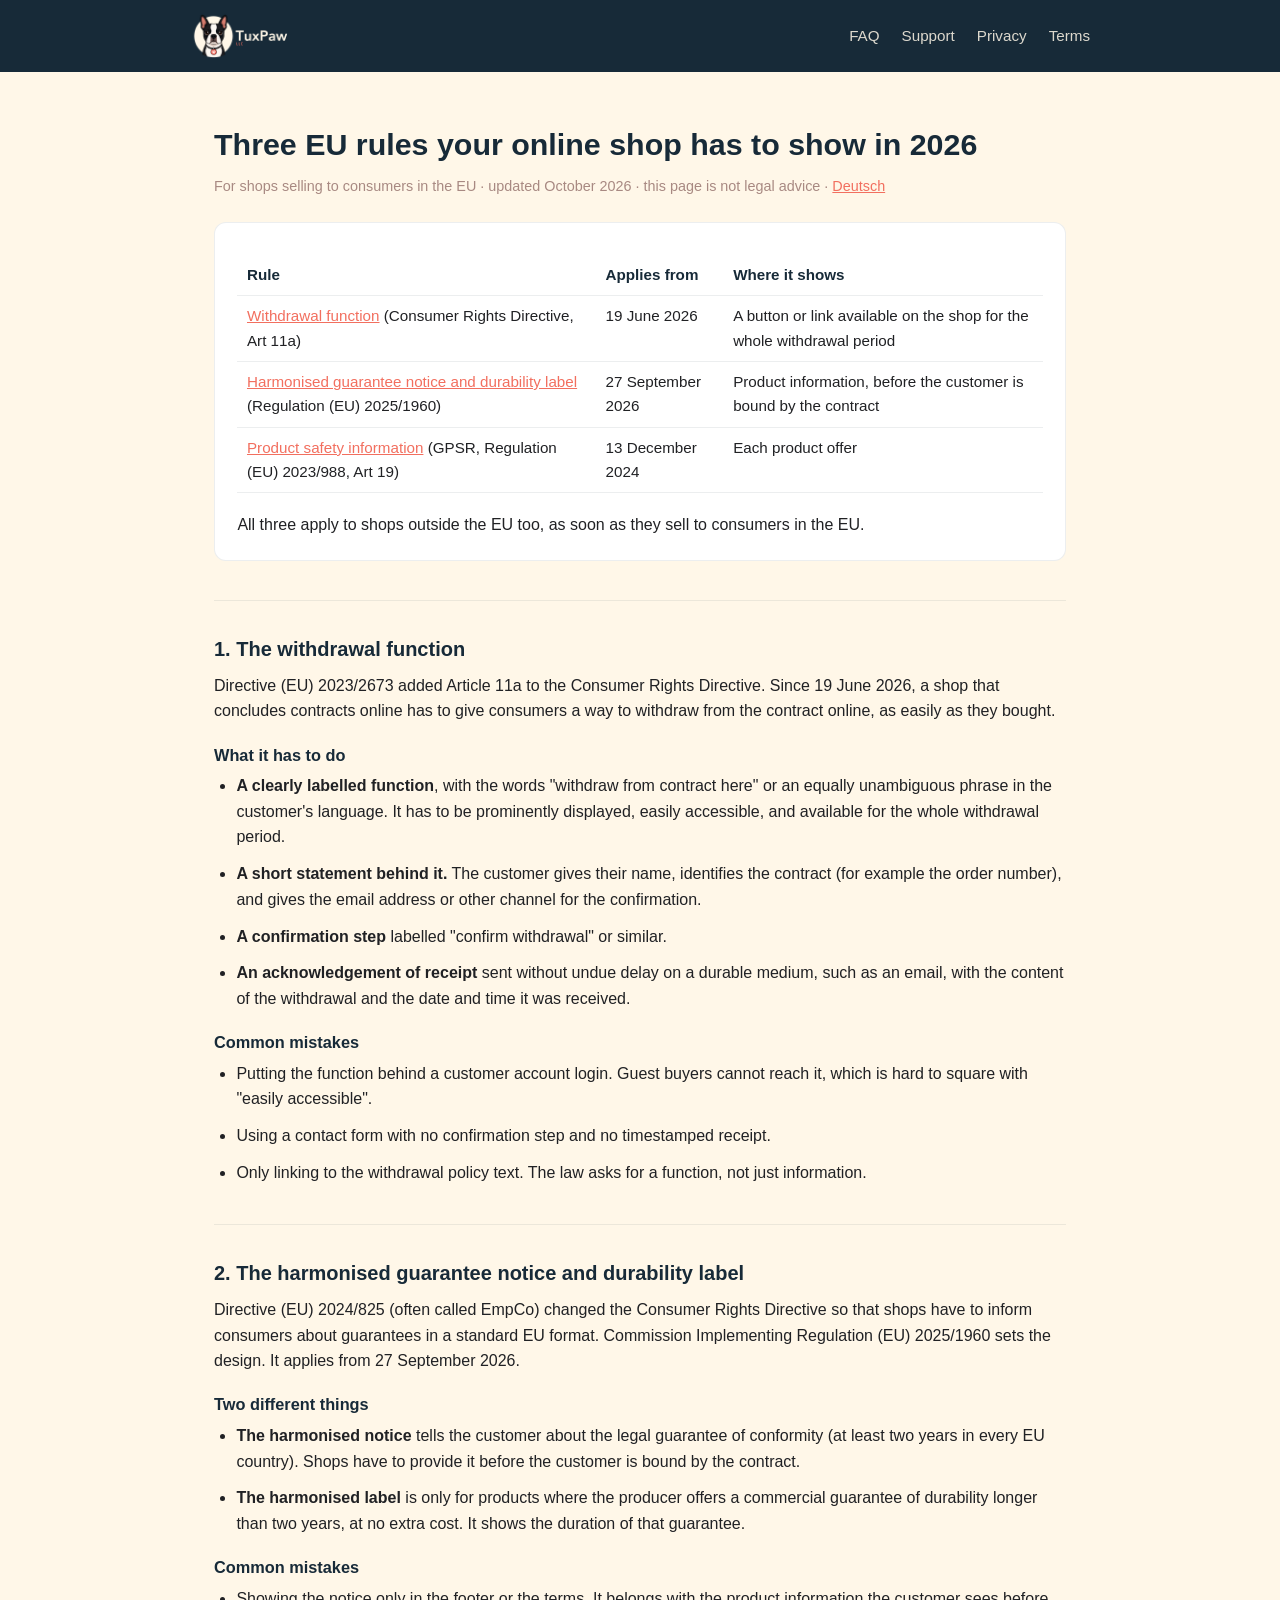
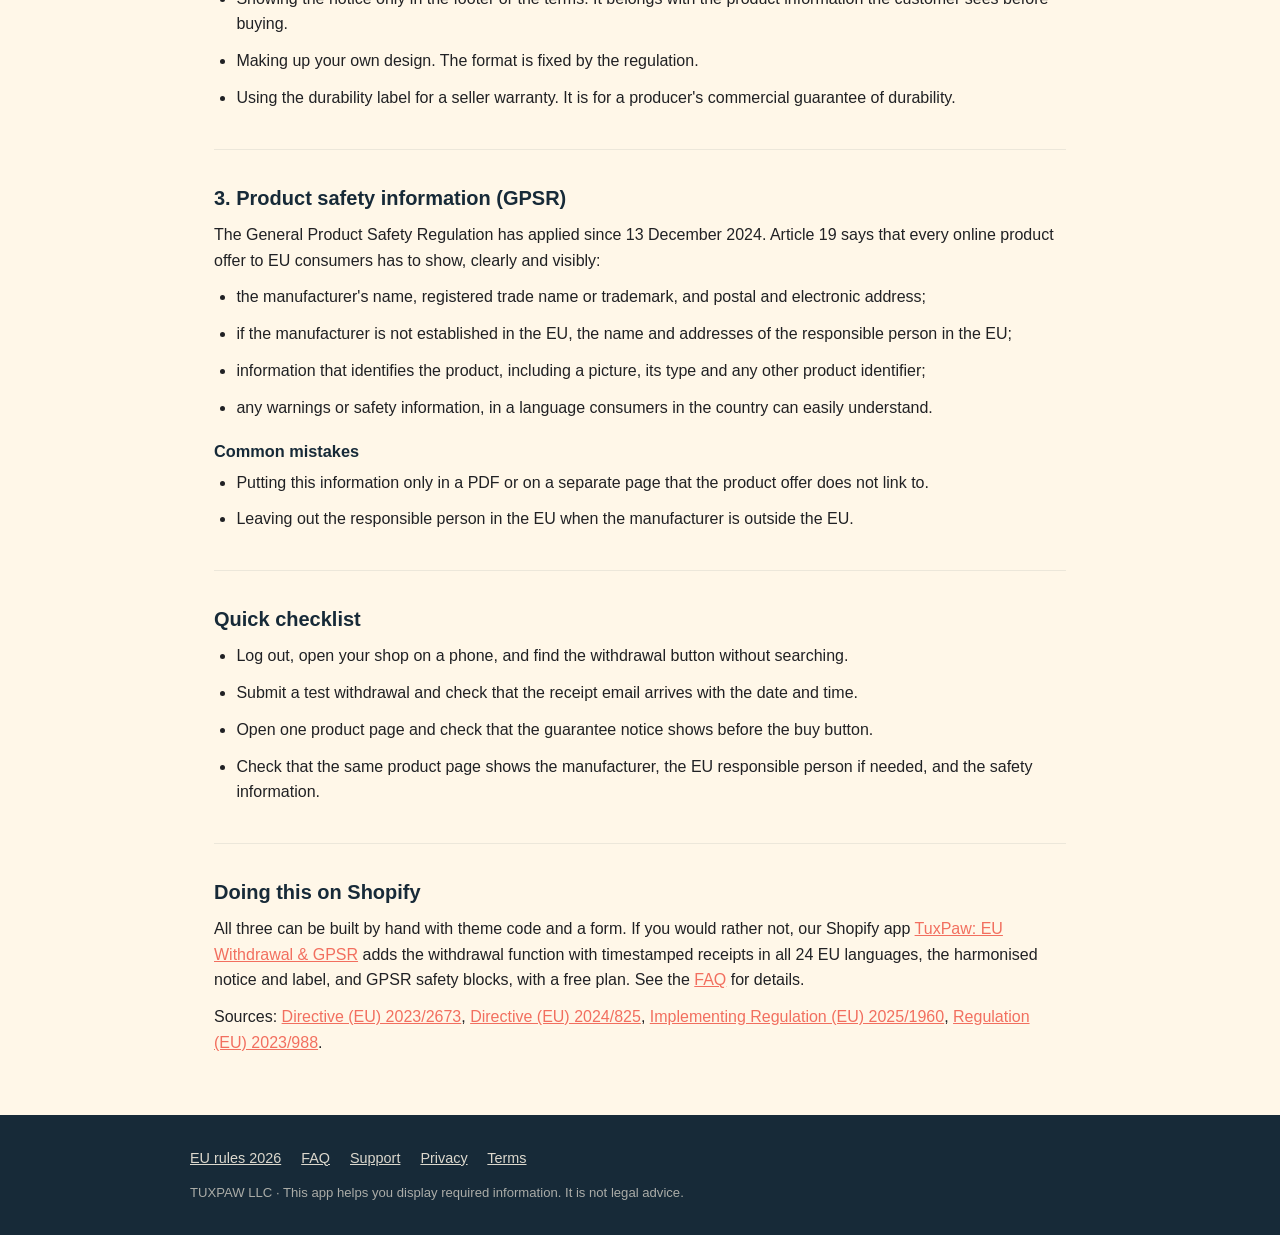
<file: eu-rules-2026.html>
<!DOCTYPE html>
<html lang="en">
<head>
<meta charset="utf-8">
<meta name="viewport" content="width=device-width, initial-scale=1">
<title>EU rules for online shops in 2026: withdrawal button, guarantee notice, GPSR - TuxPaw Labs</title>
<meta name="description" content="What an online shop selling to EU consumers has to show in 2026: the withdrawal function (from 19 June 2026), the harmonised legal guarantee notice and durability label (from 27 September 2026), and GPSR product safety information.">
<link rel="alternate" hreflang="en" href="https://tuxpawlabs.com/eu-rules-2026.html">
<link rel="alternate" hreflang="de" href="https://tuxpawlabs.com/eu-pflichten-2026.html">
<link rel="icon" href="assets/tuxpaw-favicon.ico">
<link rel="apple-touch-icon" href="assets/tuxpaw-icon-192.png">
<link rel="stylesheet" href="style.css">
<style>
  article h3 { font-weight: 600; color: var(--midnight); margin: 1.1rem 0 0.35rem; font-size: 1.02rem; }
  .box { background: #fff; border: 1px solid rgba(23, 42, 56, 0.08); border-radius: 12px; padding: 1.2rem 1.4rem; margin: 1.2rem 0 1.5rem; }
  .box p { margin: 0.2rem 0; }
  .rule { margin-top: 2.4rem; padding-top: 0.2rem; border-top: 1px solid rgba(23, 42, 56, 0.08); }
  table { width: 100%; border-collapse: collapse; margin: 0.8rem 0 1.2rem; font-size: 0.95rem; }
  th, td { text-align: left; padding: 0.5rem 0.6rem; border-bottom: 1px solid rgba(23, 42, 56, 0.08); vertical-align: top; }
  th { color: var(--midnight); font-weight: 600; }
  .lang { font-size: 0.9rem; }
</style>
</head>
<body>
<header>
  <div class="nav">
    <a class="logo" href="index.html"><img src="assets/tuxpaw-primary-horizontal-dark.png" alt="TuxPaw Labs"></a>
    <nav>
      <a href="faq.html">FAQ</a>
      <a href="support.html">Support</a>
      <a href="privacy.html">Privacy</a>
      <a href="terms.html">Terms</a>
    </nav>
  </div>
</header>
<main>
<article>
<h1>Three EU rules your online shop has to show in 2026</h1>
<p class="meta">For shops selling to consumers in the EU &middot; updated October 2026 &middot; this page is not legal advice &middot; <a class="lang" href="eu-pflichten-2026.html" hreflang="de">Deutsch</a></p>

<div class="box">
<table>
<tr><th>Rule</th><th>Applies from</th><th>Where it shows</th></tr>
<tr><td><a href="#withdrawal">Withdrawal function</a> (Consumer Rights Directive, Art 11a)</td><td>19 June 2026</td><td>A button or link available on the shop for the whole withdrawal period</td></tr>
<tr><td><a href="#guarantee">Harmonised guarantee notice and durability label</a> (Regulation (EU) 2025/1960)</td><td>27 September 2026</td><td>Product information, before the customer is bound by the contract</td></tr>
<tr><td><a href="#gpsr">Product safety information</a> (GPSR, Regulation (EU) 2023/988, Art 19)</td><td>13 December 2024</td><td>Each product offer</td></tr>
</table>
<p>All three apply to shops outside the EU too, as soon as they sell to consumers in the EU.</p>
</div>

<section class="rule" id="withdrawal">
<h2>1. The withdrawal function</h2>
<p>Directive (EU) 2023/2673 added Article 11a to the Consumer Rights Directive. Since 19 June 2026, a shop that concludes contracts online has to give consumers a way to withdraw from the contract online, as easily as they bought.</p>
<h3>What it has to do</h3>
<ul>
<li><strong>A clearly labelled function</strong>, with the words "withdraw from contract here" or an equally unambiguous phrase in the customer's language. It has to be prominently displayed, easily accessible, and available for the whole withdrawal period.</li>
<li><strong>A short statement behind it.</strong> The customer gives their name, identifies the contract (for example the order number), and gives the email address or other channel for the confirmation.</li>
<li><strong>A confirmation step</strong> labelled "confirm withdrawal" or similar.</li>
<li><strong>An acknowledgement of receipt</strong> sent without undue delay on a durable medium, such as an email, with the content of the withdrawal and the date and time it was received.</li>
</ul>
<h3>Common mistakes</h3>
<ul>
<li>Putting the function behind a customer account login. Guest buyers cannot reach it, which is hard to square with "easily accessible".</li>
<li>Using a contact form with no confirmation step and no timestamped receipt.</li>
<li>Only linking to the withdrawal policy text. The law asks for a function, not just information.</li>
</ul>
</section>

<section class="rule" id="guarantee">
<h2>2. The harmonised guarantee notice and durability label</h2>
<p>Directive (EU) 2024/825 (often called EmpCo) changed the Consumer Rights Directive so that shops have to inform consumers about guarantees in a standard EU format. Commission Implementing Regulation (EU) 2025/1960 sets the design. It applies from 27 September 2026.</p>
<h3>Two different things</h3>
<ul>
<li><strong>The harmonised notice</strong> tells the customer about the legal guarantee of conformity (at least two years in every EU country). Shops have to provide it before the customer is bound by the contract.</li>
<li><strong>The harmonised label</strong> is only for products where the producer offers a commercial guarantee of durability longer than two years, at no extra cost. It shows the duration of that guarantee.</li>
</ul>
<h3>Common mistakes</h3>
<ul>
<li>Showing the notice only in the footer or the terms. It belongs with the product information the customer sees before buying.</li>
<li>Making up your own design. The format is fixed by the regulation.</li>
<li>Using the durability label for a seller warranty. It is for a producer's commercial guarantee of durability.</li>
</ul>
</section>

<section class="rule" id="gpsr">
<h2>3. Product safety information (GPSR)</h2>
<p>The General Product Safety Regulation has applied since 13 December 2024. Article 19 says that every online product offer to EU consumers has to show, clearly and visibly:</p>
<ul>
<li>the manufacturer's name, registered trade name or trademark, and postal and electronic address;</li>
<li>if the manufacturer is not established in the EU, the name and addresses of the responsible person in the EU;</li>
<li>information that identifies the product, including a picture, its type and any other product identifier;</li>
<li>any warnings or safety information, in a language consumers in the country can easily understand.</li>
</ul>
<h3>Common mistakes</h3>
<ul>
<li>Putting this information only in a PDF or on a separate page that the product offer does not link to.</li>
<li>Leaving out the responsible person in the EU when the manufacturer is outside the EU.</li>
</ul>
</section>

<section class="rule" id="checklist">
<h2>Quick checklist</h2>
<ul>
<li>Log out, open your shop on a phone, and find the withdrawal button without searching.</li>
<li>Submit a test withdrawal and check that the receipt email arrives with the date and time.</li>
<li>Open one product page and check that the guarantee notice shows before the buy button.</li>
<li>Check that the same product page shows the manufacturer, the EU responsible person if needed, and the safety information.</li>
</ul>
</section>

<section class="rule" id="shopify">
<h2>Doing this on Shopify</h2>
<p>All three can be built by hand with theme code and a form. If you would rather not, our Shopify app <a href="https://apps.shopify.com/eu-compliance-kit">TuxPaw: EU Withdrawal &amp; GPSR</a> adds the withdrawal function with timestamped receipts in all 24 EU languages, the harmonised notice and label, and GPSR safety blocks, with a free plan. See the <a href="faq.html">FAQ</a> for details.</p>
<p>Sources: <a href="https://eur-lex.europa.eu/eli/dir/2023/2673/oj">Directive (EU) 2023/2673</a>, <a href="https://eur-lex.europa.eu/eli/dir/2024/825/oj">Directive (EU) 2024/825</a>, <a href="https://eur-lex.europa.eu/eli/reg_impl/2025/1960/oj">Implementing Regulation (EU) 2025/1960</a>, <a href="https://eur-lex.europa.eu/eli/reg/2023/988/oj">Regulation (EU) 2023/988</a>.</p>
</section>

</article>
</main>
<footer>
  <div class="foot">
    <a href="eu-rules-2026.html">EU rules 2026</a>
    <a href="faq.html">FAQ</a>
    <a href="support.html">Support</a>
    <a href="privacy.html">Privacy</a>
    <a href="terms.html">Terms</a>
    <div class="legal">TUXPAW LLC &middot; This app helps you display required information. It is not legal advice.</div>
  </div>
</footer>
</body>
</html>
</file>
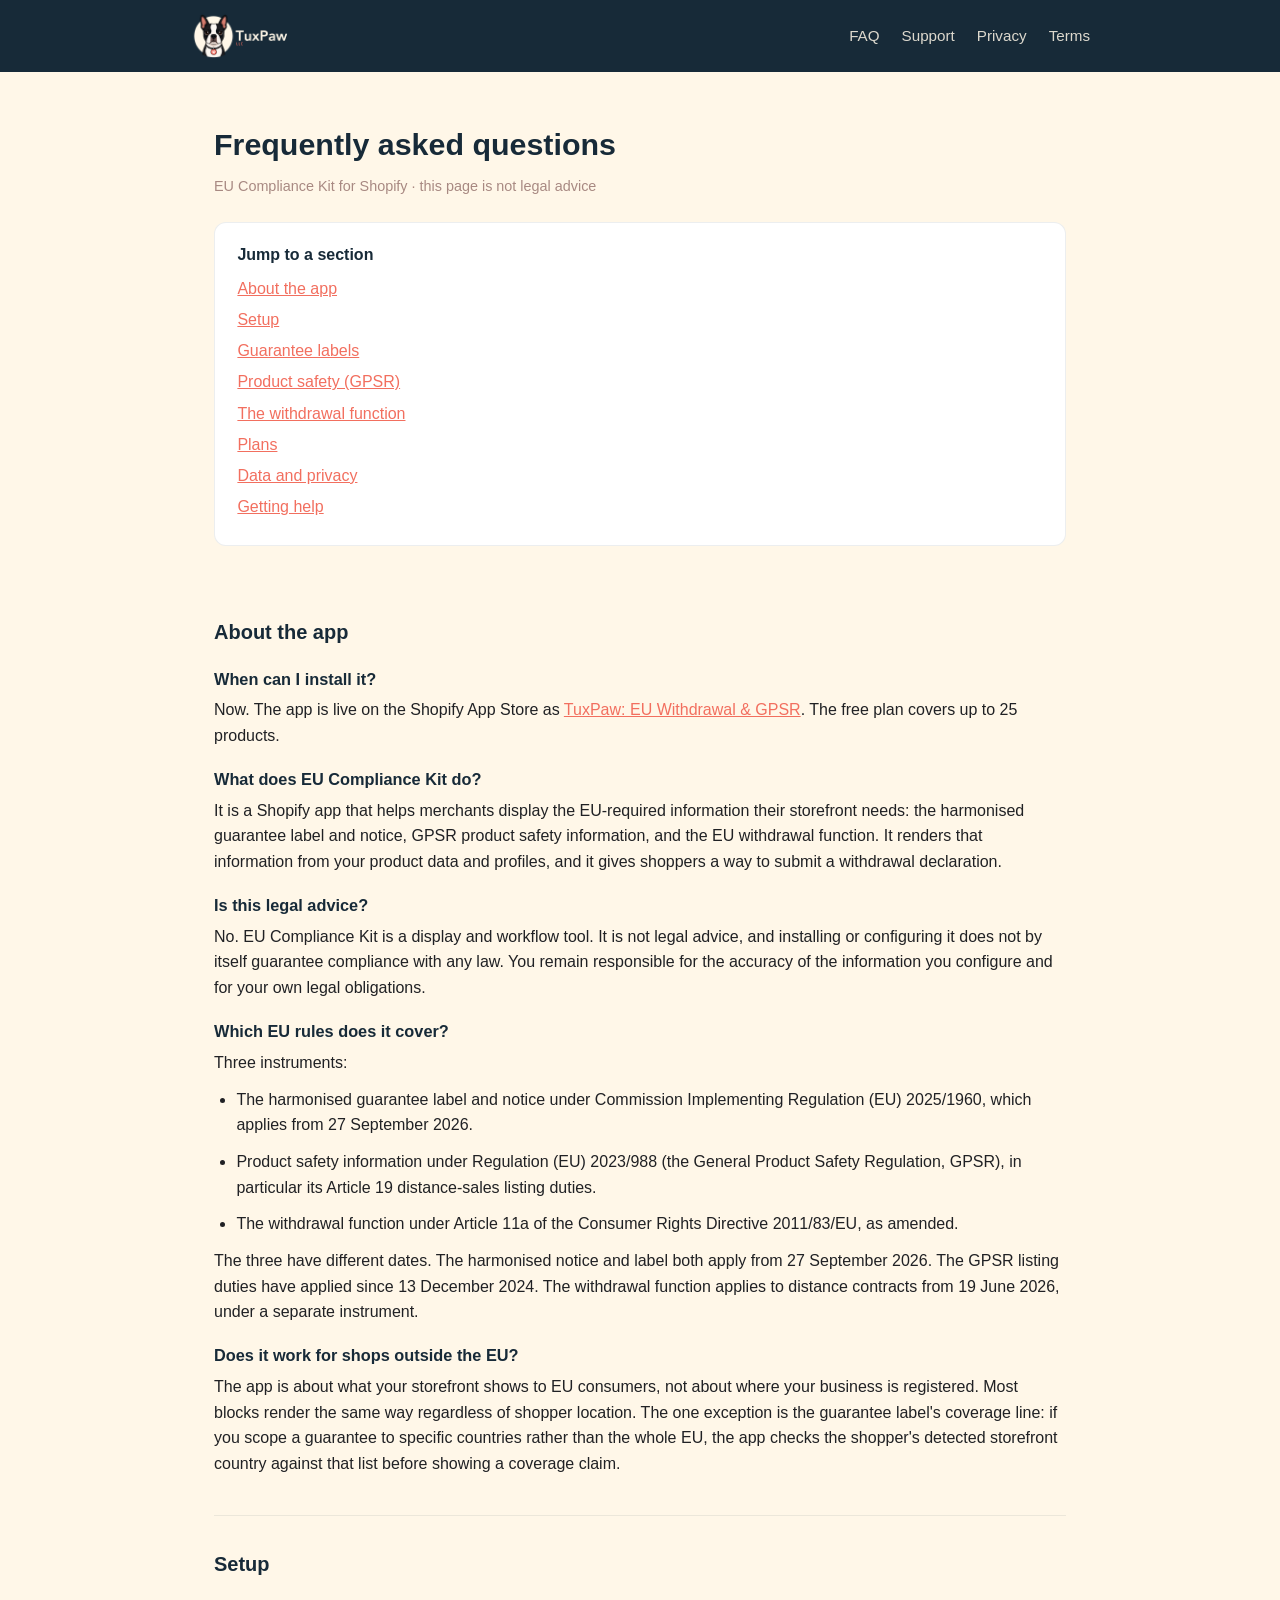
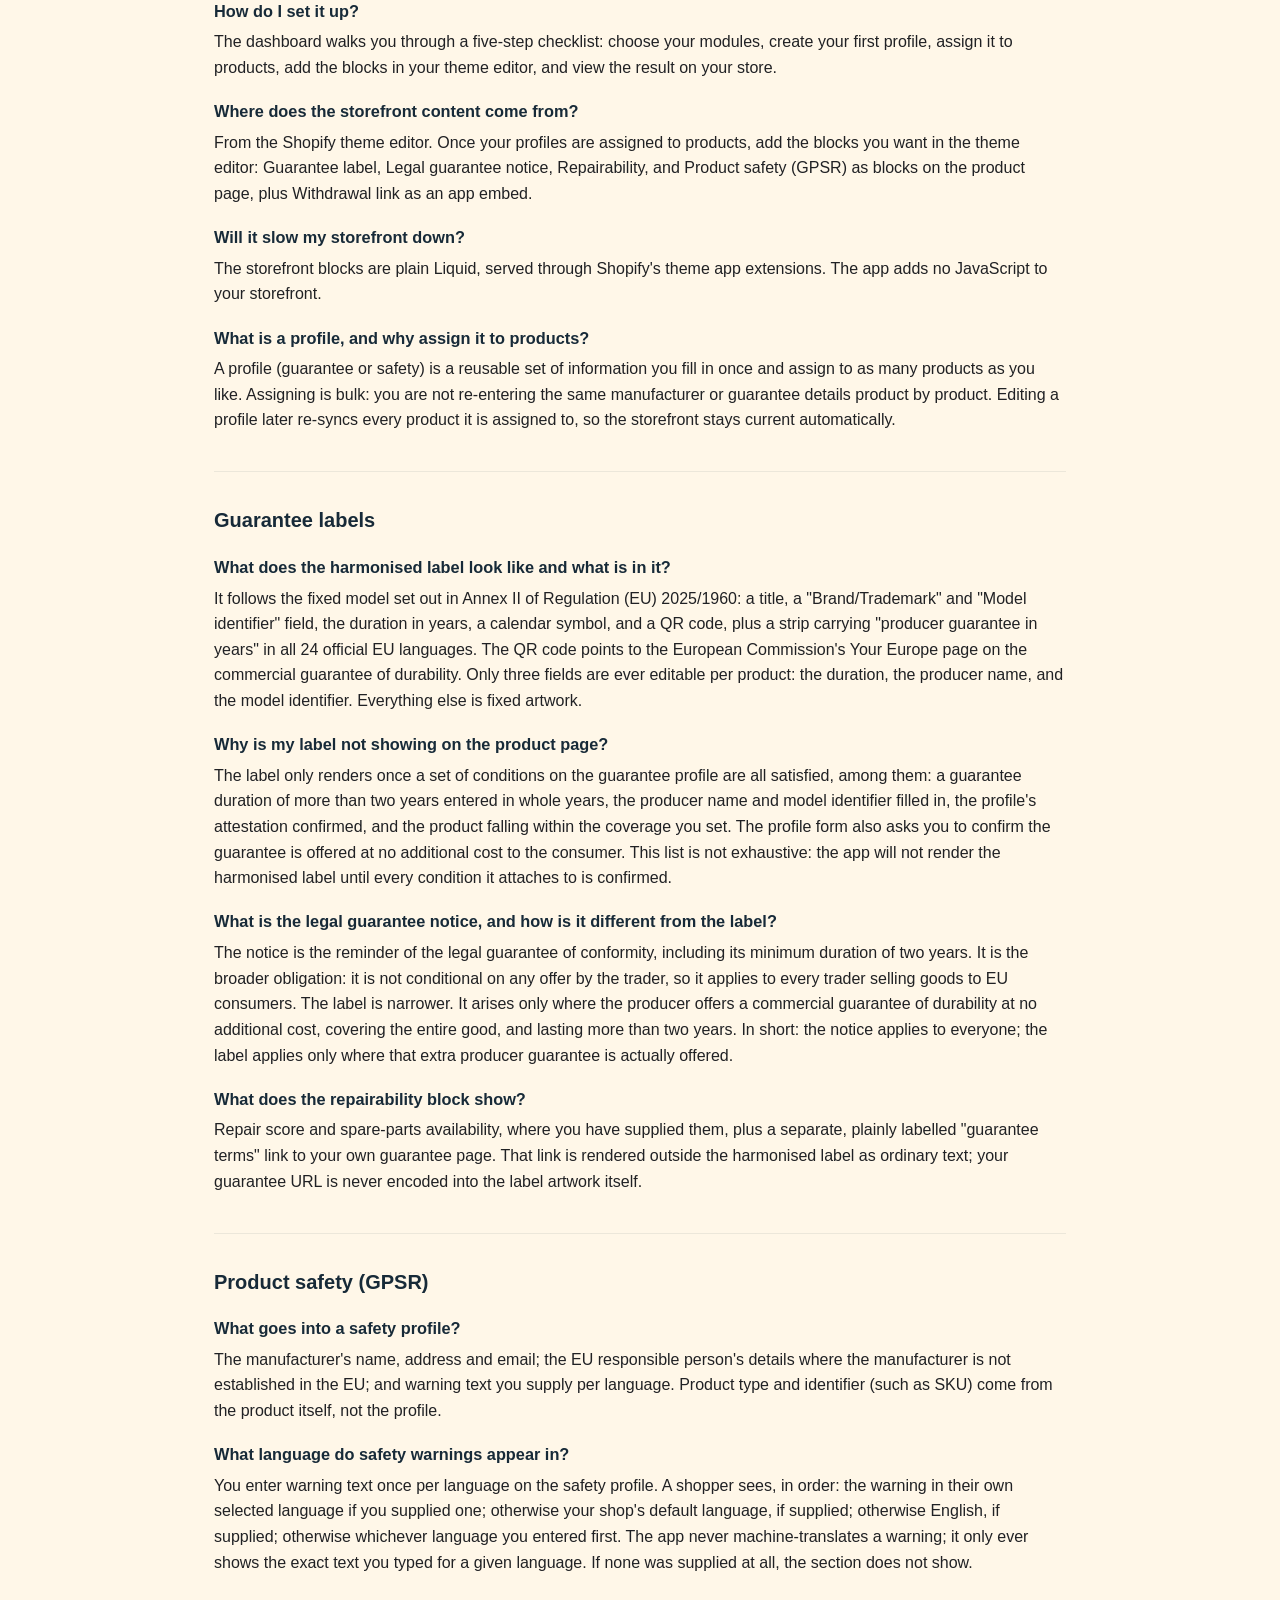
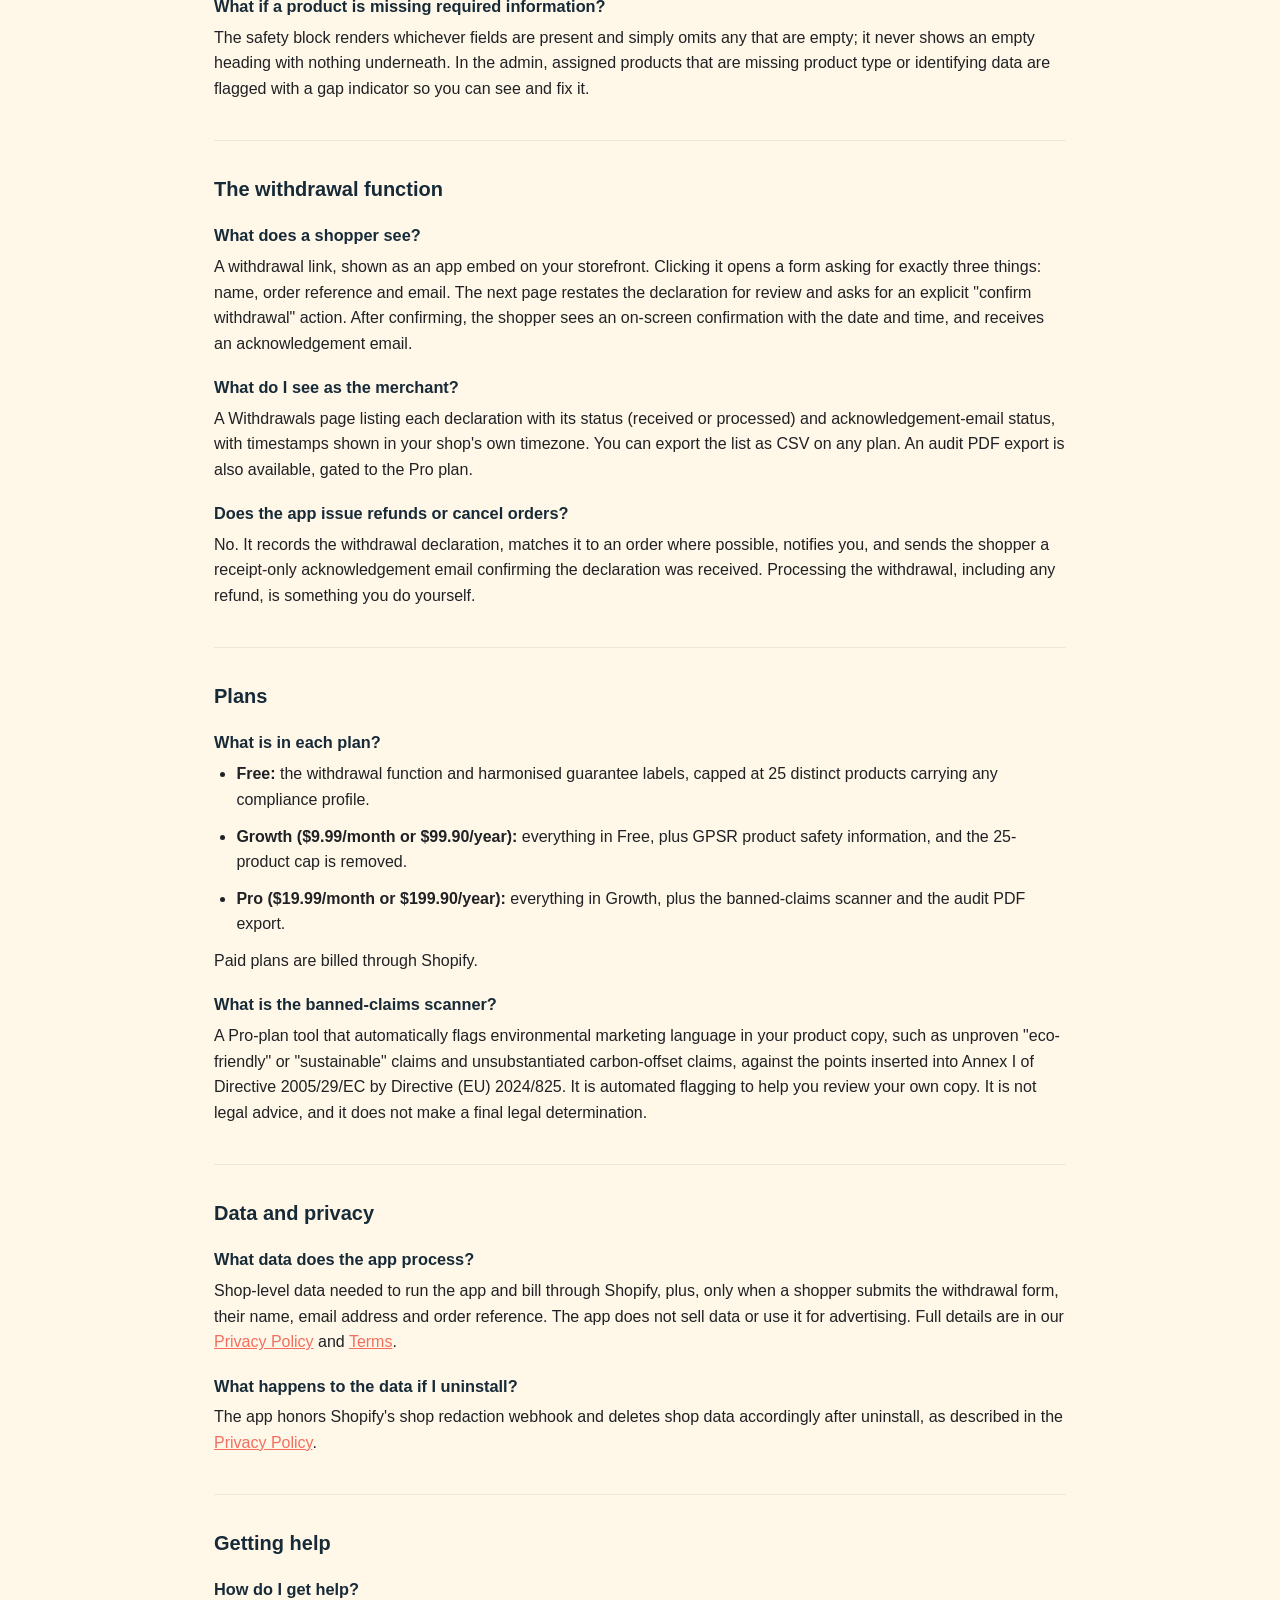
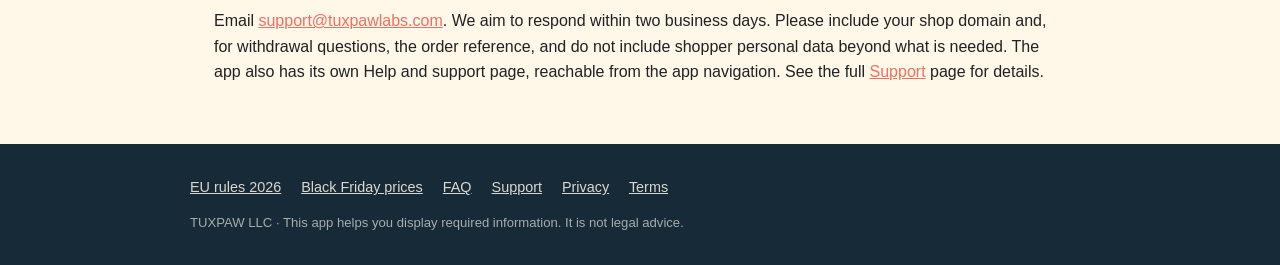
<file: faq.html>
<!DOCTYPE html>
<html lang="en">
<head>
<meta charset="utf-8">
<meta name="viewport" content="width=device-width, initial-scale=1">
<title>FAQ - TuxPaw Labs</title>
<meta name="description" content="Frequently asked questions about the EU Compliance Kit Shopify app: guarantee labels, GPSR safety information, the withdrawal function, setup, and plans.">
<link rel="icon" href="assets/tuxpaw-favicon.ico">
<link rel="apple-touch-icon" href="assets/tuxpaw-icon-192.png">
<link rel="stylesheet" href="style.css">
<style>
  article h3 { font-weight: 600; color: var(--midnight); margin: 1.1rem 0 0.35rem; font-size: 1.02rem; }
  .toc { background: #fff; border: 1px solid rgba(23, 42, 56, 0.08); border-radius: 12px; padding: 1.2rem 1.4rem; margin-bottom: 1.5rem; }
  .toc p { font-weight: 600; color: var(--midnight); margin-bottom: 0.5rem; }
  .toc ul { list-style: none; padding-left: 0; margin: 0; }
  .toc li { margin-bottom: 0.35rem; }
  .faq-section { margin-top: 2.4rem; padding-top: 0.2rem; border-top: 1px solid rgba(23, 42, 56, 0.08); }
  .faq-section:first-of-type { border-top: none; }
</style>
</head>
<body>
<header>
  <div class="nav">
    <a class="logo" href="index.html"><img src="assets/tuxpaw-primary-horizontal-dark.png" alt="TuxPaw Labs"></a>
    <nav>
      <a href="faq.html">FAQ</a>
      <a href="support.html">Support</a>
      <a href="privacy.html">Privacy</a>
      <a href="terms.html">Terms</a>
    </nav>
  </div>
</header>
<main>
<article>
<h1>Frequently asked questions</h1>
<p class="meta">EU Compliance Kit for Shopify &middot; this page is not legal advice</p>

<div class="toc">
<p>Jump to a section</p>
<ul>
  <li><a href="#about">About the app</a></li>
  <li><a href="#setup">Setup</a></li>
  <li><a href="#labels">Guarantee labels</a></li>
  <li><a href="#gpsr">Product safety (GPSR)</a></li>
  <li><a href="#withdrawal">The withdrawal function</a></li>
  <li><a href="#plans">Plans</a></li>
  <li><a href="#data">Data and privacy</a></li>
  <li><a href="#help">Getting help</a></li>
</ul>
</div>

<section class="faq-section" id="about">
<h2>About the app</h2>

<h3>When can I install it?</h3>
<p>Now. The app is live on the Shopify App Store as <a href="https://apps.shopify.com/eu-compliance-kit">TuxPaw: EU Withdrawal &amp; GPSR</a>. The free plan covers up to 25 products.</p>

<h3>What does EU Compliance Kit do?</h3>
<p>It is a Shopify app that helps merchants display the EU-required information their storefront needs: the harmonised guarantee label and notice, GPSR product safety information, and the EU withdrawal function. It renders that information from your product data and profiles, and it gives shoppers a way to submit a withdrawal declaration.</p>

<h3>Is this legal advice?</h3>
<p>No. EU Compliance Kit is a display and workflow tool. It is not legal advice, and installing or configuring it does not by itself guarantee compliance with any law. You remain responsible for the accuracy of the information you configure and for your own legal obligations.</p>

<h3>Which EU rules does it cover?</h3>
<p>Three instruments:</p>
<ul>
<li>The harmonised guarantee label and notice under Commission Implementing Regulation (EU) 2025/1960, which applies from 27 September 2026.</li>
<li>Product safety information under Regulation (EU) 2023/988 (the General Product Safety Regulation, GPSR), in particular its Article 19 distance-sales listing duties.</li>
<li>The withdrawal function under Article 11a of the Consumer Rights Directive 2011/83/EU, as amended.</li>
</ul>
<p>The three have different dates. The harmonised notice and label both apply from 27 September 2026. The GPSR listing duties have applied since 13 December 2024. The withdrawal function applies to distance contracts from 19 June 2026, under a separate instrument.</p>

<h3>Does it work for shops outside the EU?</h3>
<p>The app is about what your storefront shows to EU consumers, not about where your business is registered. Most blocks render the same way regardless of shopper location. The one exception is the guarantee label's coverage line: if you scope a guarantee to specific countries rather than the whole EU, the app checks the shopper's detected storefront country against that list before showing a coverage claim.</p>
</section>

<section class="faq-section" id="setup">
<h2>Setup</h2>

<h3>How do I set it up?</h3>
<p>The dashboard walks you through a five-step checklist: choose your modules, create your first profile, assign it to products, add the blocks in your theme editor, and view the result on your store.</p>

<h3>Where does the storefront content come from?</h3>
<p>From the Shopify theme editor. Once your profiles are assigned to products, add the blocks you want in the theme editor: Guarantee label, Legal guarantee notice, Repairability, and Product safety (GPSR) as blocks on the product page, plus Withdrawal link as an app embed.</p>

<h3>Will it slow my storefront down?</h3>
<p>The storefront blocks are plain Liquid, served through Shopify's theme app extensions. The app adds no JavaScript to your storefront.</p>

<h3>What is a profile, and why assign it to products?</h3>
<p>A profile (guarantee or safety) is a reusable set of information you fill in once and assign to as many products as you like. Assigning is bulk: you are not re-entering the same manufacturer or guarantee details product by product. Editing a profile later re-syncs every product it is assigned to, so the storefront stays current automatically.</p>
</section>

<section class="faq-section" id="labels">
<h2>Guarantee labels</h2>

<h3>What does the harmonised label look like and what is in it?</h3>
<p>It follows the fixed model set out in Annex II of Regulation (EU) 2025/1960: a title, a "Brand/Trademark" and "Model identifier" field, the duration in years, a calendar symbol, and a QR code, plus a strip carrying "producer guarantee in years" in all 24 official EU languages. The QR code points to the European Commission's Your Europe page on the commercial guarantee of durability. Only three fields are ever editable per product: the duration, the producer name, and the model identifier. Everything else is fixed artwork.</p>

<h3>Why is my label not showing on the product page?</h3>
<p>The label only renders once a set of conditions on the guarantee profile are all satisfied, among them: a guarantee duration of more than two years entered in whole years, the producer name and model identifier filled in, the profile's attestation confirmed, and the product falling within the coverage you set. The profile form also asks you to confirm the guarantee is offered at no additional cost to the consumer. This list is not exhaustive: the app will not render the harmonised label until every condition it attaches to is confirmed.</p>

<h3>What is the legal guarantee notice, and how is it different from the label?</h3>
<p>The notice is the reminder of the legal guarantee of conformity, including its minimum duration of two years. It is the broader obligation: it is not conditional on any offer by the trader, so it applies to every trader selling goods to EU consumers. The label is narrower. It arises only where the producer offers a commercial guarantee of durability at no additional cost, covering the entire good, and lasting more than two years. In short: the notice applies to everyone; the label applies only where that extra producer guarantee is actually offered.</p>

<h3>What does the repairability block show?</h3>
<p>Repair score and spare-parts availability, where you have supplied them, plus a separate, plainly labelled "guarantee terms" link to your own guarantee page. That link is rendered outside the harmonised label as ordinary text; your guarantee URL is never encoded into the label artwork itself.</p>
</section>

<section class="faq-section" id="gpsr">
<h2>Product safety (GPSR)</h2>

<h3>What goes into a safety profile?</h3>
<p>The manufacturer's name, address and email; the EU responsible person's details where the manufacturer is not established in the EU; and warning text you supply per language. Product type and identifier (such as SKU) come from the product itself, not the profile.</p>

<h3>What language do safety warnings appear in?</h3>
<p>You enter warning text once per language on the safety profile. A shopper sees, in order: the warning in their own selected language if you supplied one; otherwise your shop's default language, if supplied; otherwise English, if supplied; otherwise whichever language you entered first. The app never machine-translates a warning; it only ever shows the exact text you typed for a given language. If none was supplied at all, the section does not show.</p>

<h3>What if a product is missing required information?</h3>
<p>The safety block renders whichever fields are present and simply omits any that are empty; it never shows an empty heading with nothing underneath. In the admin, assigned products that are missing product type or identifying data are flagged with a gap indicator so you can see and fix it.</p>
</section>

<section class="faq-section" id="withdrawal">
<h2>The withdrawal function</h2>

<h3>What does a shopper see?</h3>
<p>A withdrawal link, shown as an app embed on your storefront. Clicking it opens a form asking for exactly three things: name, order reference and email. The next page restates the declaration for review and asks for an explicit "confirm withdrawal" action. After confirming, the shopper sees an on-screen confirmation with the date and time, and receives an acknowledgement email.</p>

<h3>What do I see as the merchant?</h3>
<p>A Withdrawals page listing each declaration with its status (received or processed) and acknowledgement-email status, with timestamps shown in your shop's own timezone. You can export the list as CSV on any plan. An audit PDF export is also available, gated to the Pro plan.</p>

<h3>Does the app issue refunds or cancel orders?</h3>
<p>No. It records the withdrawal declaration, matches it to an order where possible, notifies you, and sends the shopper a receipt-only acknowledgement email confirming the declaration was received. Processing the withdrawal, including any refund, is something you do yourself.</p>
</section>

<section class="faq-section" id="plans">
<h2>Plans</h2>

<h3>What is in each plan?</h3>
<ul>
<li><strong>Free:</strong> the withdrawal function and harmonised guarantee labels, capped at 25 distinct products carrying any compliance profile.</li>
<li><strong>Growth ($9.99/month or $99.90/year):</strong> everything in Free, plus GPSR product safety information, and the 25-product cap is removed.</li>
<li><strong>Pro ($19.99/month or $199.90/year):</strong> everything in Growth, plus the banned-claims scanner and the audit PDF export.</li>
</ul>
<p>Paid plans are billed through Shopify.</p>

<h3>What is the banned-claims scanner?</h3>
<p>A Pro-plan tool that automatically flags environmental marketing language in your product copy, such as unproven "eco-friendly" or "sustainable" claims and unsubstantiated carbon-offset claims, against the points inserted into Annex I of Directive 2005/29/EC by Directive (EU) 2024/825. It is automated flagging to help you review your own copy. It is not legal advice, and it does not make a final legal determination.</p>
</section>

<section class="faq-section" id="data">
<h2>Data and privacy</h2>

<h3>What data does the app process?</h3>
<p>Shop-level data needed to run the app and bill through Shopify, plus, only when a shopper submits the withdrawal form, their name, email address and order reference. The app does not sell data or use it for advertising. Full details are in our <a href="privacy.html">Privacy Policy</a> and <a href="terms.html">Terms</a>.</p>

<h3>What happens to the data if I uninstall?</h3>
<p>The app honors Shopify's shop redaction webhook and deletes shop data accordingly after uninstall, as described in the <a href="privacy.html">Privacy Policy</a>.</p>
</section>

<section class="faq-section" id="help">
<h2>Getting help</h2>

<h3>How do I get help?</h3>
<p>Email <a href="mailto:support@tuxpawlabs.com">support@tuxpawlabs.com</a>. We aim to respond within two business days. Please include your shop domain and, for withdrawal questions, the order reference, and do not include shopper personal data beyond what is needed. The app also has its own Help and support page, reachable from the app navigation. See the full <a href="support.html">Support</a> page for details.</p>
</section>

</article>
</main>
<footer>
  <div class="foot">
    <a href="eu-rules-2026.html">EU rules 2026</a>
    <a href="black-friday-lowest-price.html">Black Friday prices</a>
    <a href="faq.html">FAQ</a>
    <a href="support.html">Support</a>
    <a href="privacy.html">Privacy</a>
    <a href="terms.html">Terms</a>
    <div class="legal">TUXPAW LLC &middot; This app helps you display required information. It is not legal advice.</div>
  </div>
</footer>
</body>
</html>
</file>
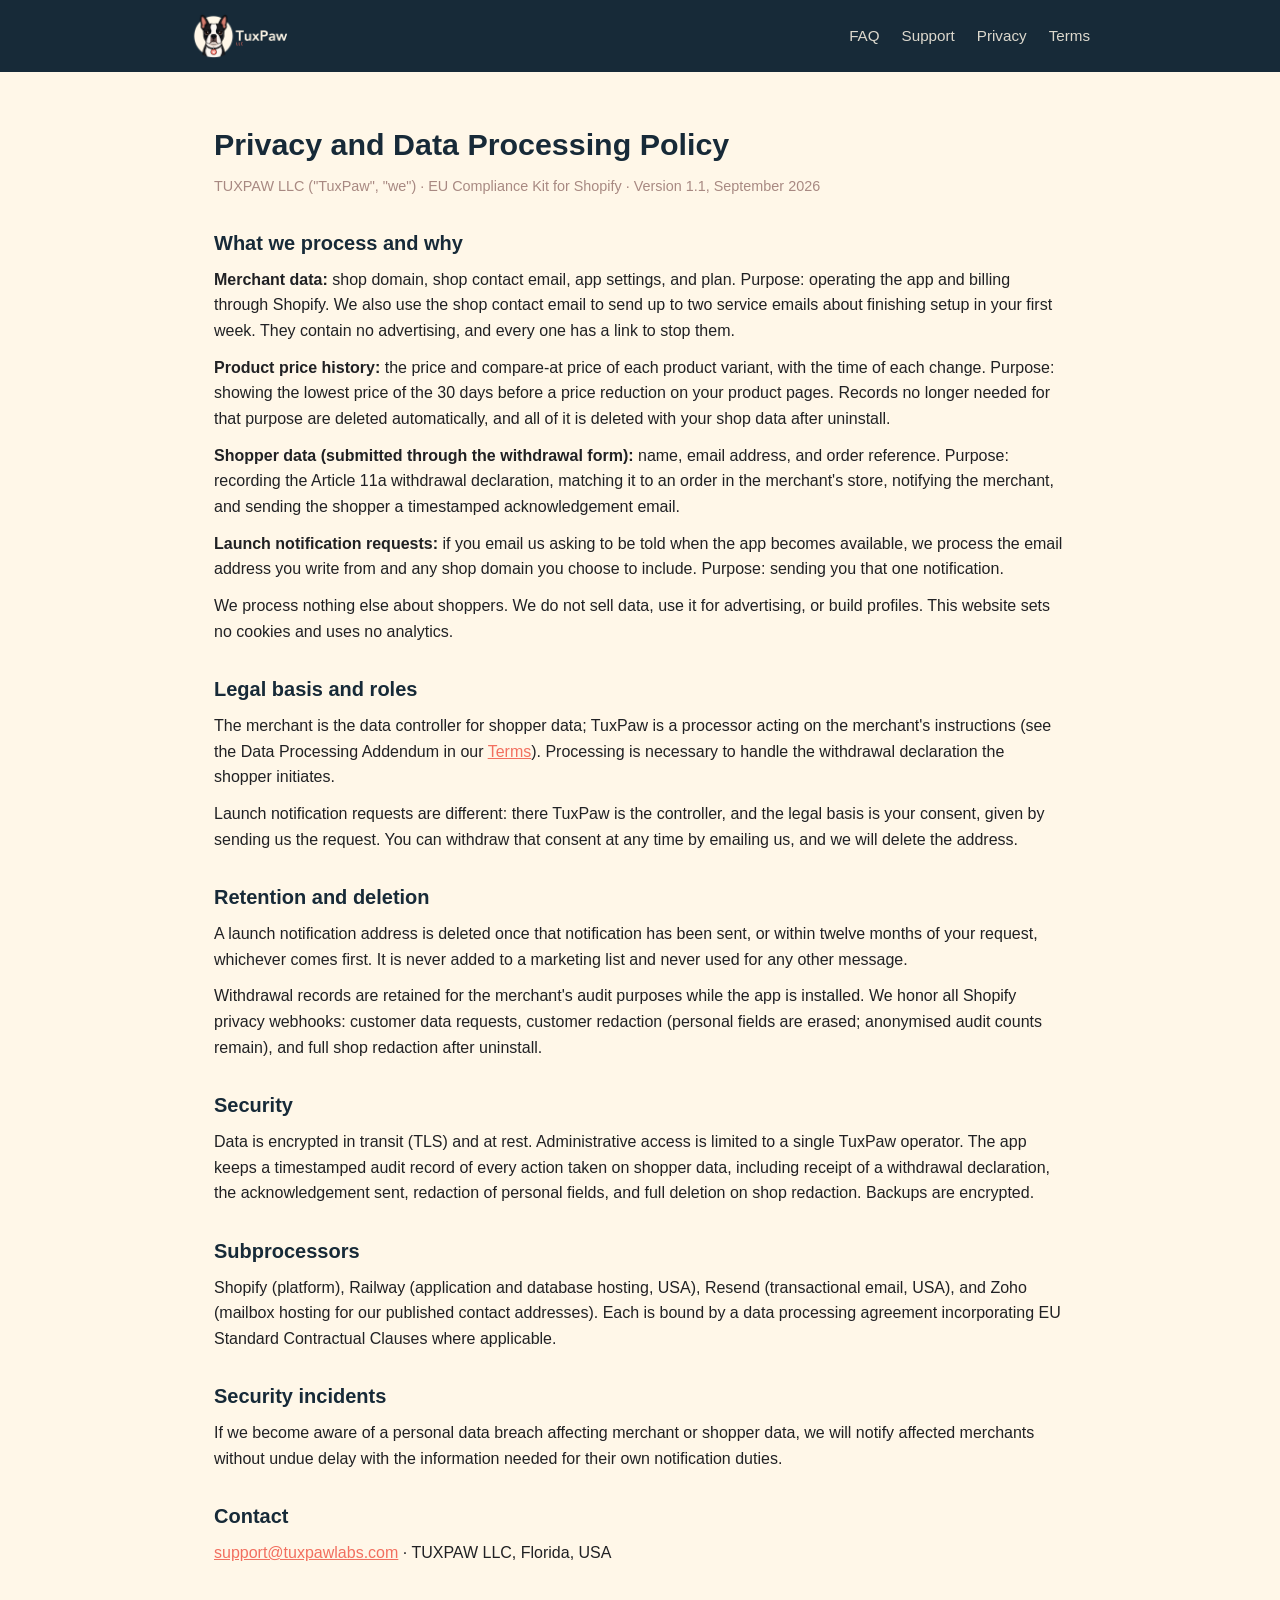
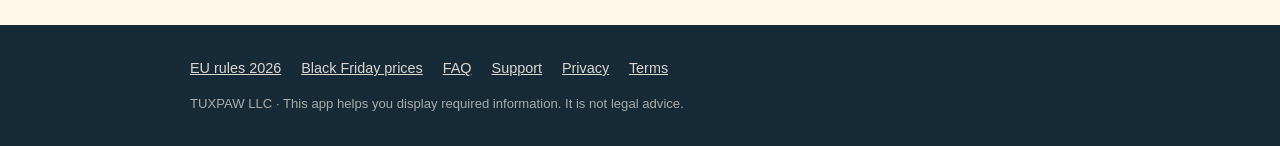
<file: privacy.html>
<!DOCTYPE html>
<html lang="en">
<head>
<meta charset="utf-8">
<meta name="viewport" content="width=device-width, initial-scale=1">
<title>Privacy and Data Processing Policy - TuxPaw Labs</title>
<meta name="description" content="What the EU Compliance Kit app processes, why, how long it is kept, and how it is protected.">
<link rel="icon" href="assets/tuxpaw-favicon.ico">
<link rel="apple-touch-icon" href="assets/tuxpaw-icon-192.png">
<link rel="stylesheet" href="style.css">
</head>
<body>
<header>
  <div class="nav">
    <a class="logo" href="index.html"><img src="assets/tuxpaw-primary-horizontal-dark.png" alt="TuxPaw Labs"></a>
    <nav>
      <a href="faq.html">FAQ</a>
      <a href="support.html">Support</a>
      <a href="privacy.html">Privacy</a>
      <a href="terms.html">Terms</a>
    </nav>
  </div>
</header>
<main>
<article>
<h1>Privacy and Data Processing Policy</h1>
<p class="meta">TUXPAW LLC ("TuxPaw", "we") · EU Compliance Kit for Shopify · Version 1.1, September 2026</p>

<h2>What we process and why</h2>
<p><strong>Merchant data:</strong> shop domain, shop contact email, app settings, and plan. Purpose: operating the app and billing through Shopify. We also use the shop contact email to send up to two service emails about finishing setup in your first week. They contain no advertising, and every one has a link to stop them.</p>
<p><strong>Product price history:</strong> the price and compare-at price of each product variant, with the time of each change. Purpose: showing the lowest price of the 30 days before a price reduction on your product pages. Records no longer needed for that purpose are deleted automatically, and all of it is deleted with your shop data after uninstall.</p>
<p><strong>Shopper data (submitted through the withdrawal form):</strong> name, email address, and order reference. Purpose: recording the Article 11a withdrawal declaration, matching it to an order in the merchant's store, notifying the merchant, and sending the shopper a timestamped acknowledgement email.</p>
<p><strong>Launch notification requests:</strong> if you email us asking to be told when the app becomes available, we process the email address you write from and any shop domain you choose to include. Purpose: sending you that one notification.</p>
<p>We process nothing else about shoppers. We do not sell data, use it for advertising, or build profiles. This website sets no cookies and uses no analytics.</p>

<h2>Legal basis and roles</h2>
<p>The merchant is the data controller for shopper data; TuxPaw is a processor acting on the merchant's instructions (see the Data Processing Addendum in our <a href="terms.html">Terms</a>). Processing is necessary to handle the withdrawal declaration the shopper initiates.</p>
<p>Launch notification requests are different: there TuxPaw is the controller, and the legal basis is your consent, given by sending us the request. You can withdraw that consent at any time by emailing us, and we will delete the address.</p>

<h2>Retention and deletion</h2>
<p>A launch notification address is deleted once that notification has been sent, or within twelve months of your request, whichever comes first. It is never added to a marketing list and never used for any other message.</p>
<p>Withdrawal records are retained for the merchant's audit purposes while the app is installed. We honor all Shopify privacy webhooks: customer data requests, customer redaction (personal fields are erased; anonymised audit counts remain), and full shop redaction after uninstall.</p>

<h2>Security</h2>
<p>Data is encrypted in transit (TLS) and at rest. Administrative access is limited to a single TuxPaw operator. The app keeps a timestamped audit record of every action taken on shopper data, including receipt of a withdrawal declaration, the acknowledgement sent, redaction of personal fields, and full deletion on shop redaction. Backups are encrypted.</p>

<h2>Subprocessors</h2>
<p>Shopify (platform), Railway (application and database hosting, USA), Resend (transactional email, USA), and Zoho (mailbox hosting for our published contact addresses). Each is bound by a data processing agreement incorporating EU Standard Contractual Clauses where applicable.</p>

<h2>Security incidents</h2>
<p>If we become aware of a personal data breach affecting merchant or shopper data, we will notify affected merchants without undue delay with the information needed for their own notification duties.</p>

<h2>Contact</h2>
<p><a href="mailto:support@tuxpawlabs.com">support@tuxpawlabs.com</a> · TUXPAW LLC, Florida, USA</p>
</article>
</main>
<footer>
  <div class="foot">
    <a href="eu-rules-2026.html">EU rules 2026</a>
    <a href="black-friday-lowest-price.html">Black Friday prices</a>
    <a href="faq.html">FAQ</a>
    <a href="support.html">Support</a>
    <a href="privacy.html">Privacy</a>
    <a href="terms.html">Terms</a>
    <div class="legal">TUXPAW LLC · This app helps you display required information. It is not legal advice.</div>
  </div>
</footer>
</body>
</html>
</file>
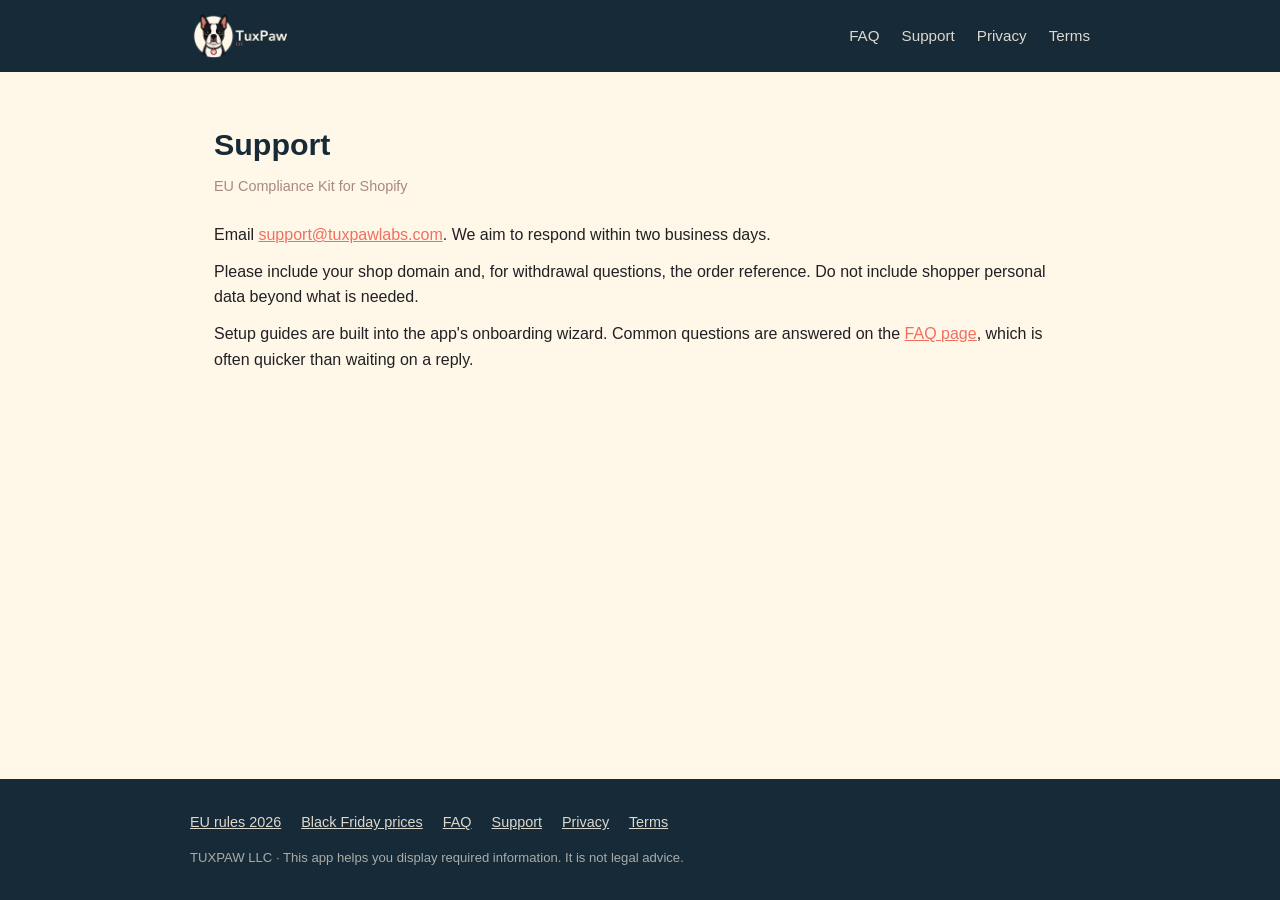
<file: support.html>
<!DOCTYPE html>
<html lang="en">
<head>
<meta charset="utf-8">
<meta name="viewport" content="width=device-width, initial-scale=1">
<title>Support - TuxPaw Labs</title>
<meta name="description" content="Support for the EU Compliance Kit Shopify app.">
<link rel="icon" href="assets/tuxpaw-favicon.ico">
<link rel="apple-touch-icon" href="assets/tuxpaw-icon-192.png">
<link rel="stylesheet" href="style.css">
</head>
<body>
<header>
  <div class="nav">
    <a class="logo" href="index.html"><img src="assets/tuxpaw-primary-horizontal-dark.png" alt="TuxPaw Labs"></a>
    <nav>
      <a href="faq.html">FAQ</a>
      <a href="support.html">Support</a>
      <a href="privacy.html">Privacy</a>
      <a href="terms.html">Terms</a>
    </nav>
  </div>
</header>
<main>
<article>
<h1>Support</h1>
<p class="meta">EU Compliance Kit for Shopify</p>
<p>Email <a href="mailto:support@tuxpawlabs.com">support@tuxpawlabs.com</a>. We aim to respond within two business days.</p>
<p>Please include your shop domain and, for withdrawal questions, the order reference. Do not include shopper personal data beyond what is needed.</p>
<p>Setup guides are built into the app's onboarding wizard. Common questions are answered on the <a href="faq.html">FAQ page</a>, which is often quicker than waiting on a reply.</p>
</article>
</main>
<footer>
  <div class="foot">
    <a href="eu-rules-2026.html">EU rules 2026</a>
    <a href="black-friday-lowest-price.html">Black Friday prices</a>
    <a href="faq.html">FAQ</a>
    <a href="support.html">Support</a>
    <a href="privacy.html">Privacy</a>
    <a href="terms.html">Terms</a>
    <div class="legal">TUXPAW LLC · This app helps you display required information. It is not legal advice.</div>
  </div>
</footer>
</body>
</html>
</file>
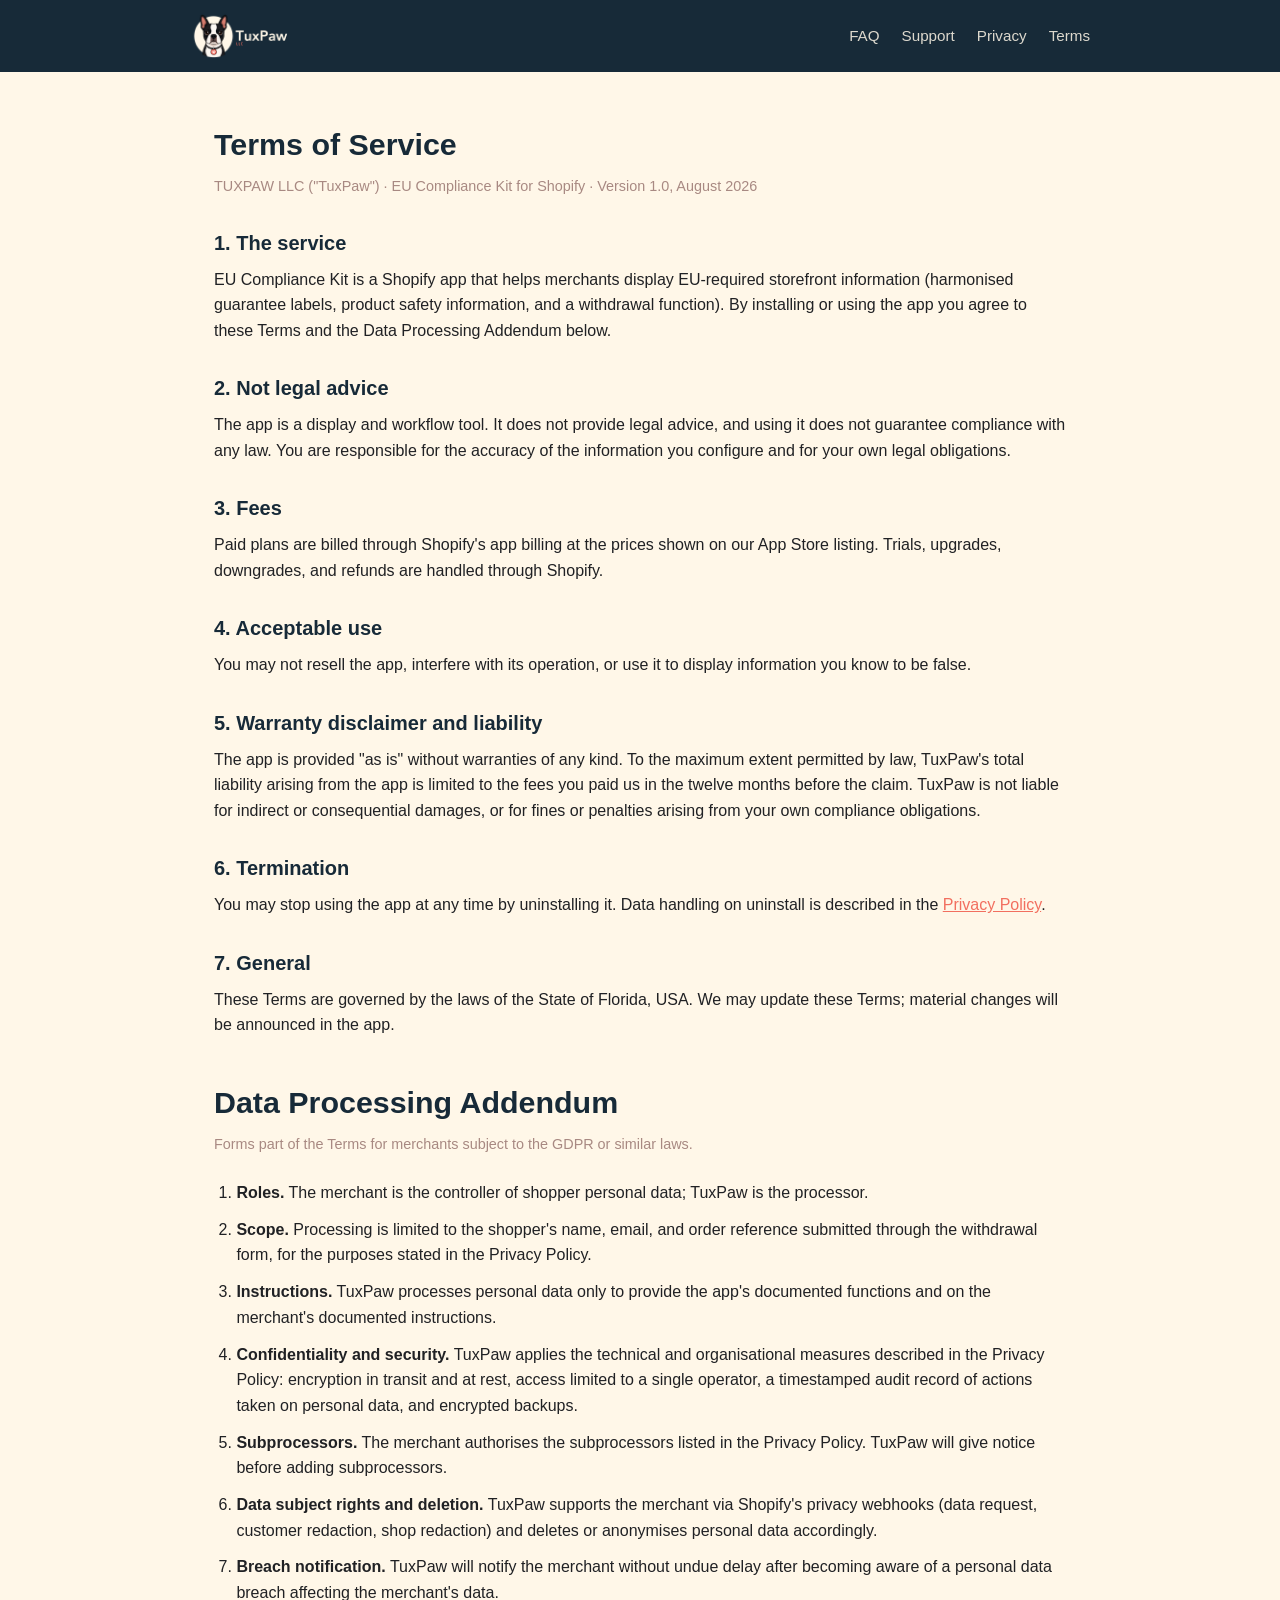
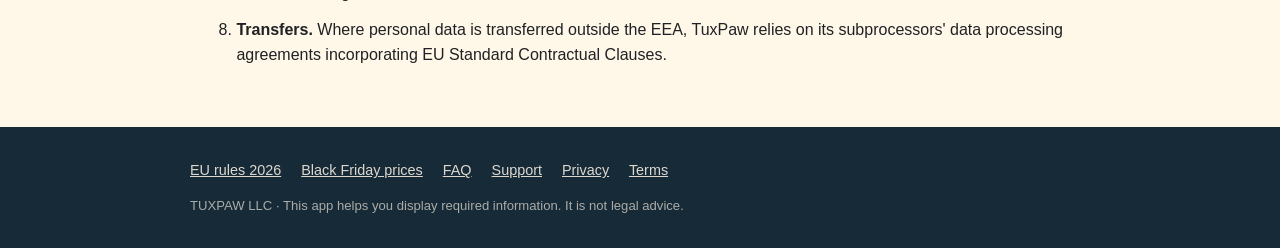
<file: terms.html>
<!DOCTYPE html>
<html lang="en">
<head>
<meta charset="utf-8">
<meta name="viewport" content="width=device-width, initial-scale=1">
<title>Terms of Service and DPA - TuxPaw Labs</title>
<meta name="description" content="Terms of Service and Data Processing Addendum for the EU Compliance Kit Shopify app.">
<link rel="icon" href="assets/tuxpaw-favicon.ico">
<link rel="apple-touch-icon" href="assets/tuxpaw-icon-192.png">
<link rel="stylesheet" href="style.css">
</head>
<body>
<header>
  <div class="nav">
    <a class="logo" href="index.html"><img src="assets/tuxpaw-primary-horizontal-dark.png" alt="TuxPaw Labs"></a>
    <nav>
      <a href="faq.html">FAQ</a>
      <a href="support.html">Support</a>
      <a href="privacy.html">Privacy</a>
      <a href="terms.html">Terms</a>
    </nav>
  </div>
</header>
<main>
<article>
<h1>Terms of Service</h1>
<p class="meta">TUXPAW LLC ("TuxPaw") · EU Compliance Kit for Shopify · Version 1.0, August 2026</p>

<h2>1. The service</h2>
<p>EU Compliance Kit is a Shopify app that helps merchants display EU-required storefront information (harmonised guarantee labels, product safety information, and a withdrawal function). By installing or using the app you agree to these Terms and the Data Processing Addendum below.</p>

<h2>2. Not legal advice</h2>
<p>The app is a display and workflow tool. It does not provide legal advice, and using it does not guarantee compliance with any law. You are responsible for the accuracy of the information you configure and for your own legal obligations.</p>

<h2>3. Fees</h2>
<p>Paid plans are billed through Shopify's app billing at the prices shown on our App Store listing. Trials, upgrades, downgrades, and refunds are handled through Shopify.</p>

<h2>4. Acceptable use</h2>
<p>You may not resell the app, interfere with its operation, or use it to display information you know to be false.</p>

<h2>5. Warranty disclaimer and liability</h2>
<p>The app is provided "as is" without warranties of any kind. To the maximum extent permitted by law, TuxPaw's total liability arising from the app is limited to the fees you paid us in the twelve months before the claim. TuxPaw is not liable for indirect or consequential damages, or for fines or penalties arising from your own compliance obligations.</p>

<h2>6. Termination</h2>
<p>You may stop using the app at any time by uninstalling it. Data handling on uninstall is described in the <a href="privacy.html">Privacy Policy</a>.</p>

<h2>7. General</h2>
<p>These Terms are governed by the laws of the State of Florida, USA. We may update these Terms; material changes will be announced in the app.</p>

<h1 style="margin-top:2.5rem">Data Processing Addendum</h1>
<p class="meta">Forms part of the Terms for merchants subject to the GDPR or similar laws.</p>
<ol>
<li><strong>Roles.</strong> The merchant is the controller of shopper personal data; TuxPaw is the processor.</li>
<li><strong>Scope.</strong> Processing is limited to the shopper's name, email, and order reference submitted through the withdrawal form, for the purposes stated in the Privacy Policy.</li>
<li><strong>Instructions.</strong> TuxPaw processes personal data only to provide the app's documented functions and on the merchant's documented instructions.</li>
<li><strong>Confidentiality and security.</strong> TuxPaw applies the technical and organisational measures described in the Privacy Policy: encryption in transit and at rest, access limited to a single operator, a timestamped audit record of actions taken on personal data, and encrypted backups.</li>
<li><strong>Subprocessors.</strong> The merchant authorises the subprocessors listed in the Privacy Policy. TuxPaw will give notice before adding subprocessors.</li>
<li><strong>Data subject rights and deletion.</strong> TuxPaw supports the merchant via Shopify's privacy webhooks (data request, customer redaction, shop redaction) and deletes or anonymises personal data accordingly.</li>
<li><strong>Breach notification.</strong> TuxPaw will notify the merchant without undue delay after becoming aware of a personal data breach affecting the merchant's data.</li>
<li><strong>Transfers.</strong> Where personal data is transferred outside the EEA, TuxPaw relies on its subprocessors' data processing agreements incorporating EU Standard Contractual Clauses.</li>
</ol>
</article>
</main>
<footer>
  <div class="foot">
    <a href="eu-rules-2026.html">EU rules 2026</a>
    <a href="black-friday-lowest-price.html">Black Friday prices</a>
    <a href="faq.html">FAQ</a>
    <a href="support.html">Support</a>
    <a href="privacy.html">Privacy</a>
    <a href="terms.html">Terms</a>
    <div class="legal">TUXPAW LLC · This app helps you display required information. It is not legal advice.</div>
  </div>
</footer>
</body>
</html>
</file>
<file: style.css>
:root {
  --midnight: #172A38;
  --tux-black: #202124;
  --ivory: #FFF7E8;
  --coral: #F26F5F;
  --taupe: #A88982;
}
* { box-sizing: border-box; margin: 0; padding: 0; }
body {
  font-family: "Nunito Sans", Arial, sans-serif;
  color: var(--tux-black);
  background: var(--ivory);
  line-height: 1.6;
  min-height: 100vh;
  display: flex;
  flex-direction: column;
}
header {
  background: var(--midnight);
  color: var(--ivory);
  padding: 0.75rem 1.5rem;
}
.nav {
  max-width: 900px;
  margin: 0 auto;
  display: flex;
  align-items: center;
  justify-content: space-between;
  flex-wrap: wrap;
  gap: 0.5rem;
}
.logo img { height: 48px; display: block; }
.nav nav a {
  color: var(--ivory);
  text-decoration: none;
  margin-left: 1.1rem;
  font-size: 0.95rem;
  opacity: 0.85;
}
.nav nav a:hover { opacity: 1; color: var(--coral); }
.hero {
  background: var(--midnight);
  color: var(--ivory);
  padding: 3.5rem 1.5rem 4rem;
}
.hero-inner {
  max-width: 900px;
  margin: 0 auto;
  display: flex;
  align-items: center;
  justify-content: space-between;
  gap: 2.5rem;
  flex-wrap: wrap;
}
.hero-text { flex: 1 1 420px; }
.hero h1 {
  font-weight: 800;
  font-size: clamp(1.8rem, 4.5vw, 2.7rem);
  margin-bottom: 1rem;
  line-height: 1.2;
}
.hero p {
  max-width: 560px;
  margin-bottom: 2rem;
  font-size: 1.1rem;
  opacity: 0.9;
}
.mascot {
  flex: 0 1 auto;
  max-height: 260px;
  width: auto;
  filter: drop-shadow(0 6px 18px rgba(0,0,0,0.25));
}
.btn {
  display: inline-block;
  background: var(--coral);
  color: #fff;
  font-weight: 600;
  text-decoration: none;
  padding: 0.8rem 1.6rem;
  border-radius: 8px;
}
.btn:hover { filter: brightness(1.06); }
/* Sits under the hero CTA. Needs `.hero .cta-note`, not `.cta-note`: the
   existing `.hero p` rule is more specific than a bare class and would
   otherwise win on font-size and margin. */
.hero .cta-note {
  margin-top: 0.9rem;
  margin-bottom: 0;
  font-size: 0.95rem;
  opacity: 0.8;
  max-width: 560px;
}
.deadline {
  background: var(--coral);
  color: #fff;
  text-align: center;
  padding: 0.55rem 1rem;
  font-size: 0.95rem;
  font-weight: 600;
}
main {
  flex: 1 0 auto;
  width: 100%;
  max-width: 900px;
  margin: 0 auto;
  padding: 3rem 1.5rem;
}
.features {
  display: grid;
  grid-template-columns: repeat(auto-fit, minmax(230px, 1fr));
  gap: 1.25rem;
  margin-top: 1rem;
}
.card {
  background: #fff;
  border: 1px solid rgba(23, 42, 56, 0.08);
  border-radius: 12px;
  padding: 1.4rem;
  border-top: 4px solid var(--coral);
}
.card h3 { font-weight: 600; margin-bottom: 0.5rem; color: var(--midnight); }
.card p { font-size: 0.95rem; }
article h1 { font-weight: 800; color: var(--midnight); margin-bottom: 0.4rem; font-size: 1.9rem; }
article h2 { font-weight: 600; color: var(--midnight); margin: 1.8rem 0 0.5rem; font-size: 1.25rem; }
article p, article li { margin-bottom: 0.7rem; }
article ol, article ul { padding-left: 1.4rem; }
.meta { color: var(--taupe); font-size: 0.9rem; margin-bottom: 1.5rem; }
a { color: var(--coral); }
footer {
  background: var(--midnight);
  color: var(--ivory);
  padding: 2rem 1.5rem;
  margin-top: auto;
}
.foot {
  max-width: 900px;
  margin: 0 auto;
  font-size: 0.9rem;
  opacity: 0.85;
}
.foot a { color: var(--ivory); margin-right: 1rem; }
.foot .legal { margin-top: 0.8rem; font-size: 0.82rem; opacity: 0.75; }
@media (max-width: 640px) {
  .hero-inner { justify-content: center; text-align: center; }
  .hero p { margin-left: auto; margin-right: auto; }
  .mascot { max-height: 200px; }
}
</file>
